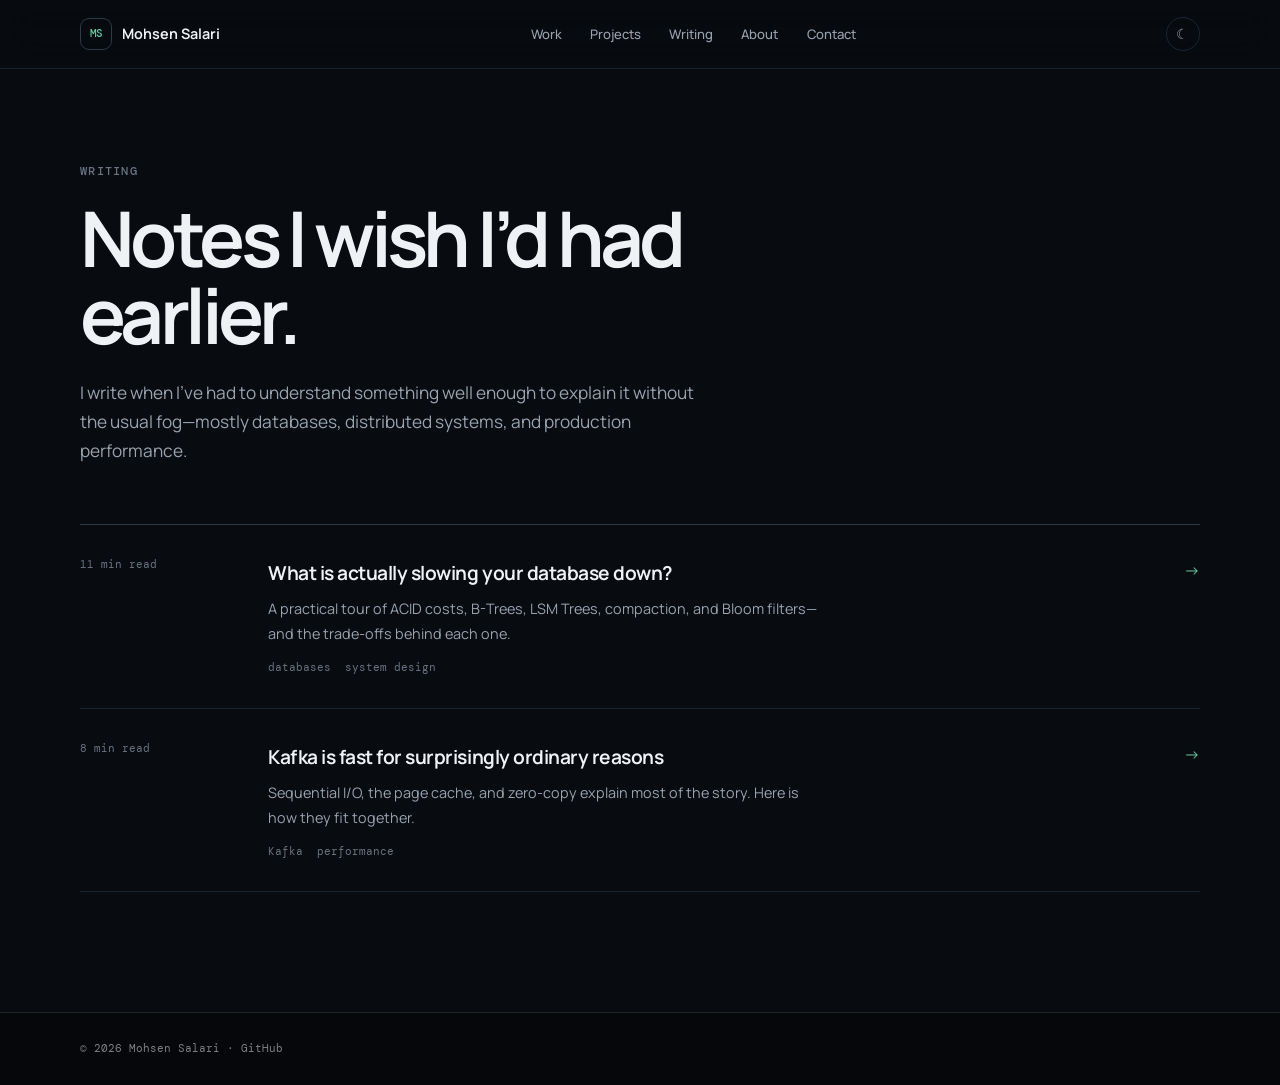
<file: blog/index.html>
<!DOCTYPE html>
<html lang="en" data-theme="dark">
<head>
<meta charset="UTF-8" />
<meta name="viewport" content="width=device-width, initial-scale=1.0" />
<title>Writing — Mohsen Salari</title>
<meta name="description" content="Notes on backend engineering, distributed systems, and putting AI into production — by Mohsen Salari." />
<meta name="author" content="Mohsen Salari" />
<meta name="theme-color" content="#0a0a0b" />
<link rel="canonical" href="https://mohsensalare.ir/blog/" />
<meta property="og:type" content="website" />
<meta property="og:site_name" content="Mohsen Salari" />
<meta property="og:url" content="https://mohsensalare.ir/blog/" />
<meta property="og:title" content="Writing — Mohsen Salari" />
<meta property="og:description" content="Notes on backend engineering, distributed systems, and putting AI into production." />
<meta property="og:image" content="https://mohsensalare.ir/assets/img/mohsen.jpg" />
<link rel="preconnect" href="https://fonts.googleapis.com" />
<link rel="preconnect" href="https://fonts.gstatic.com" crossorigin />
<link href="https://fonts.googleapis.com/css2?family=DM+Mono:wght@300;400;500&amp;family=Manrope:wght@400;500;600;700&amp;display=swap" rel="stylesheet" />
<link rel="icon" href="data:image/svg+xml,<svg xmlns='http://www.w3.org/2000/svg' viewBox='0 0 100 100'><rect width='100' height='100' rx='20' fill='%230a0a0b'/><text x='50' y='70' font-size='60' font-family='Helvetica,Arial' font-weight='500' fill='%23ededee' text-anchor='middle'>M</text></svg>" />
<link rel="stylesheet" href="../assets/css/style.css" />
</head>
<body>

<header class="nav">
  <div class="wrap nav-inner">
    <a href="../index.html" class="brand"><span class="sig">MS</span> Mohsen&nbsp;Salari</a>
    <nav class="nav-links" id="navlinks">
      <a href="../index.html#work">Work</a>
      <a href="../index.html#projects">Projects</a>
      <a href="index.html">Writing</a>
      <a href="../index.html#about">About</a>
      <a href="../index.html#contact">Contact</a>
    </nav>
    <div class="nav-actions">
      <button class="theme-toggle" id="themeBtn" aria-label="Toggle theme">☾</button>
      <button class="nav-toggle" id="navToggle" aria-label="Open menu" aria-expanded="false">Menu</button>
    </div>
  </div>
</header>

<div class="blog-index">
  <span class="eyebrow">Writing</span>
  <h1 class="section-title">Notes I wish I’d had earlier.</h1>
  <p class="lead">I write when I’ve had to understand something well enough to explain it without the usual fog—mostly databases, distributed systems, and production performance.</p>

  <div class="posts">
    <a class="post-row" href="why-your-database-is-choking.html">
      <span class="date">11 min read</span>
      <h3>What is actually slowing your database down?</h3>
      <span class="arrow">→</span>
      <p class="excerpt">A practical tour of ACID costs, B-Trees, LSM Trees, compaction, and Bloom filters—and the trade-offs behind each one.</p>
      <span class="ptags"><span>databases</span><span>system design</span></span>
    </a>
    <a class="post-row" href="why-kafka-is-fast.html">
      <span class="date">8 min read</span>
      <h3>Kafka is fast for surprisingly ordinary reasons</h3>
      <span class="arrow">→</span>
      <p class="excerpt">Sequential I/O, the page cache, and zero-copy explain most of the story. Here is how they fit together.</p>
      <span class="ptags"><span>Kafka</span><span>performance</span></span>
    </a>
  </div>
</div>

<footer class="foot">
  <div class="wrap">
    © 2026 Mohsen Salari · <a href="https://github.com/mohsensalare">GitHub</a>
  </div>
</footer>

<script src="../assets/js/main.js"></script>
</body>
</html>
</file>
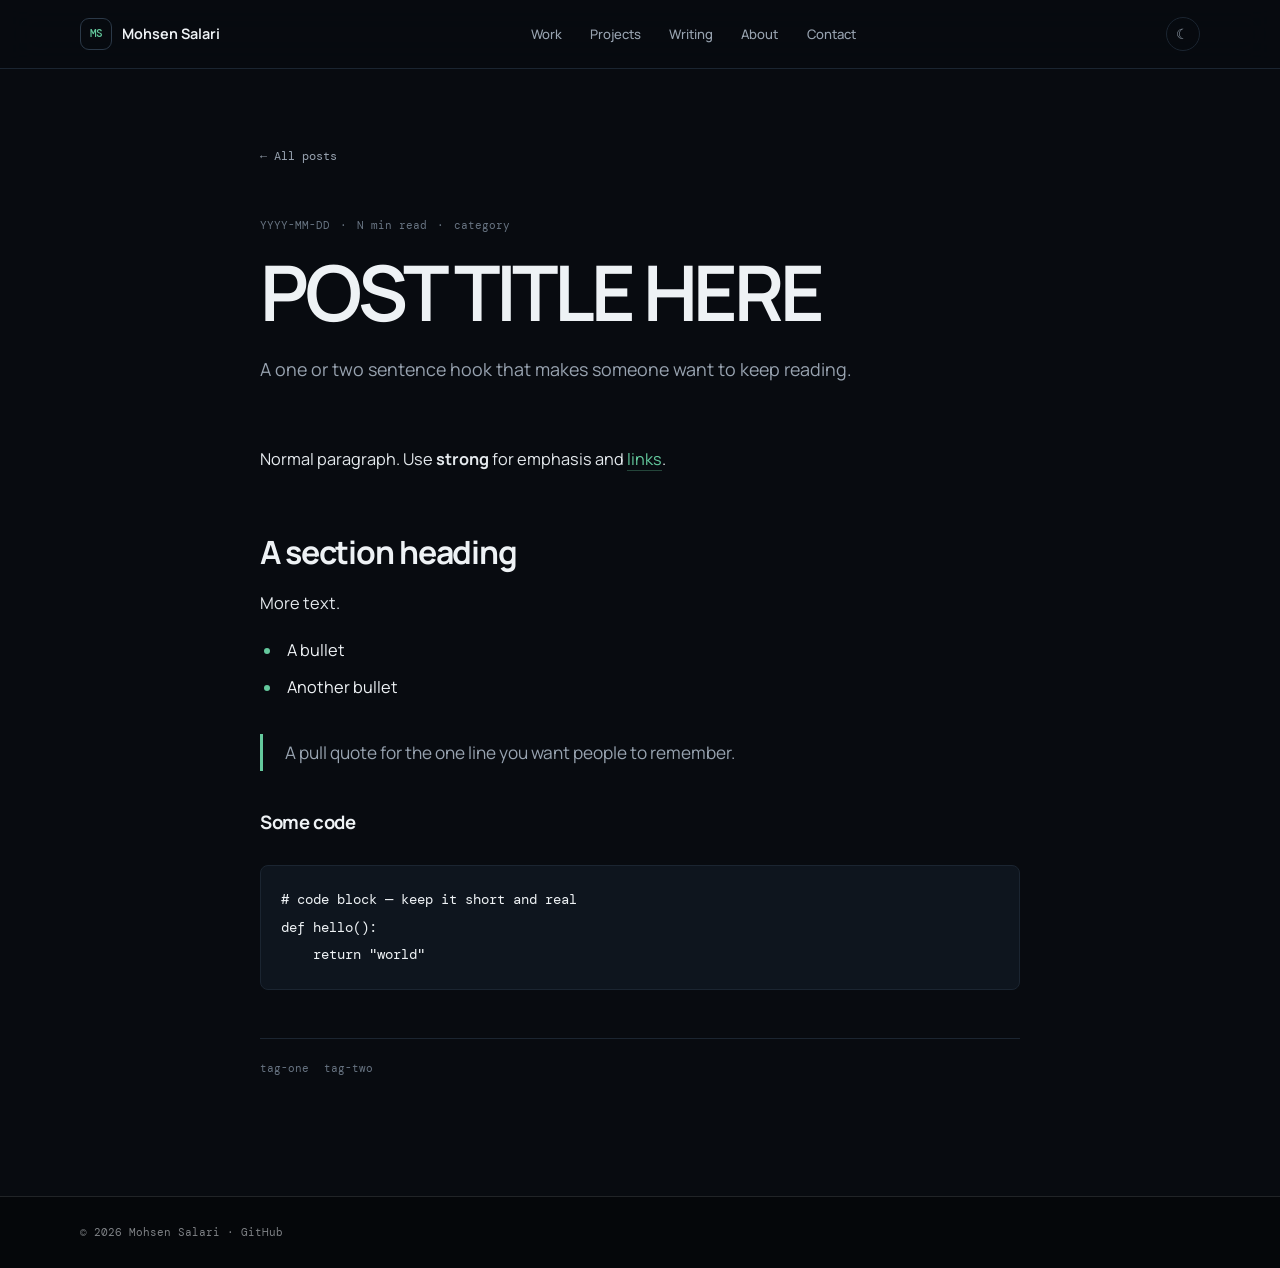
<file: blog/_post-template.html>
<!DOCTYPE html>
<html lang="en" data-theme="dark">
<head>
<meta charset="UTF-8" />
<meta name="viewport" content="width=device-width, initial-scale=1.0" />
<!-- 1) change the title and description -->
<title>POST TITLE HERE — Mohsen Salari</title>
<meta name="description" content="One-sentence summary of the post." />
<link rel="preconnect" href="https://fonts.googleapis.com" />
<link rel="preconnect" href="https://fonts.gstatic.com" crossorigin />
<link href="https://fonts.googleapis.com/css2?family=DM+Mono:wght@300;400;500&amp;family=Manrope:wght@400;500;600;700&amp;display=swap" rel="stylesheet" />
<link rel="icon" href="data:image/svg+xml,<svg xmlns='http://www.w3.org/2000/svg' viewBox='0 0 100 100'><rect width='100' height='100' rx='22' fill='%23124F44'/><text x='50' y='68' font-size='58' font-family='Georgia' fill='%233CB371' text-anchor='middle'>M</text></svg>" />
<link rel="stylesheet" href="../assets/css/style.css" />
</head>
<body>

<header class="nav">
  <div class="wrap nav-inner">
    <a href="../index.html" class="brand"><span class="sig">MS</span> Mohsen&nbsp;Salari</a>
    <nav class="nav-links" id="navlinks">
      <a href="../index.html#work">Work</a>
      <a href="../index.html#projects">Projects</a>
      <a href="index.html">Writing</a>
      <a href="../index.html#about">About</a>
      <a href="../index.html#contact">Contact</a>
    </nav>
    <div class="nav-actions">
      <button class="theme-toggle" id="themeBtn" aria-label="Toggle theme">☾</button>
      <button class="nav-toggle" id="navToggle" aria-label="Open menu" aria-expanded="false">Menu</button>
    </div>
  </div>
</header>

<article class="post">
  <a class="back" href="index.html">← All posts</a>

  <header class="post-head">
    <!-- 2) date · read time · category -->
    <div class="meta"><span>YYYY-MM-DD</span><span>·</span><span>N min read</span><span>·</span><span>category</span></div>
    <h1>POST TITLE HERE</h1>
    <p class="sub">A one or two sentence hook that makes someone want to keep reading.</p>
  </header>

  <div class="post-body">
    <!-- 3) write the body. Available elements: -->
    <p>Normal paragraph. Use <strong>strong</strong> for emphasis and <a href="#">links</a>.</p>

    <h2>A section heading</h2>
    <p>More text.</p>

    <ul>
      <li>A bullet</li>
      <li>Another bullet</li>
    </ul>

    <blockquote>A pull quote for the one line you want people to remember.</blockquote>

    <h3>Some code</h3>
    <pre><code># code block — keep it short and real
def hello():
    return "world"</code></pre>

    <!-- 4) tags -->
    <div class="post-tags"><span>tag-one</span><span>tag-two</span></div>
  </div>
</article>

<footer class="foot">
  <div class="wrap">
    © 2026 Mohsen Salari · <a href="https://github.com/mohsensalare">GitHub</a>
  </div>
</footer>

<script src="../assets/js/main.js"></script>
</body>
</html>
</file>
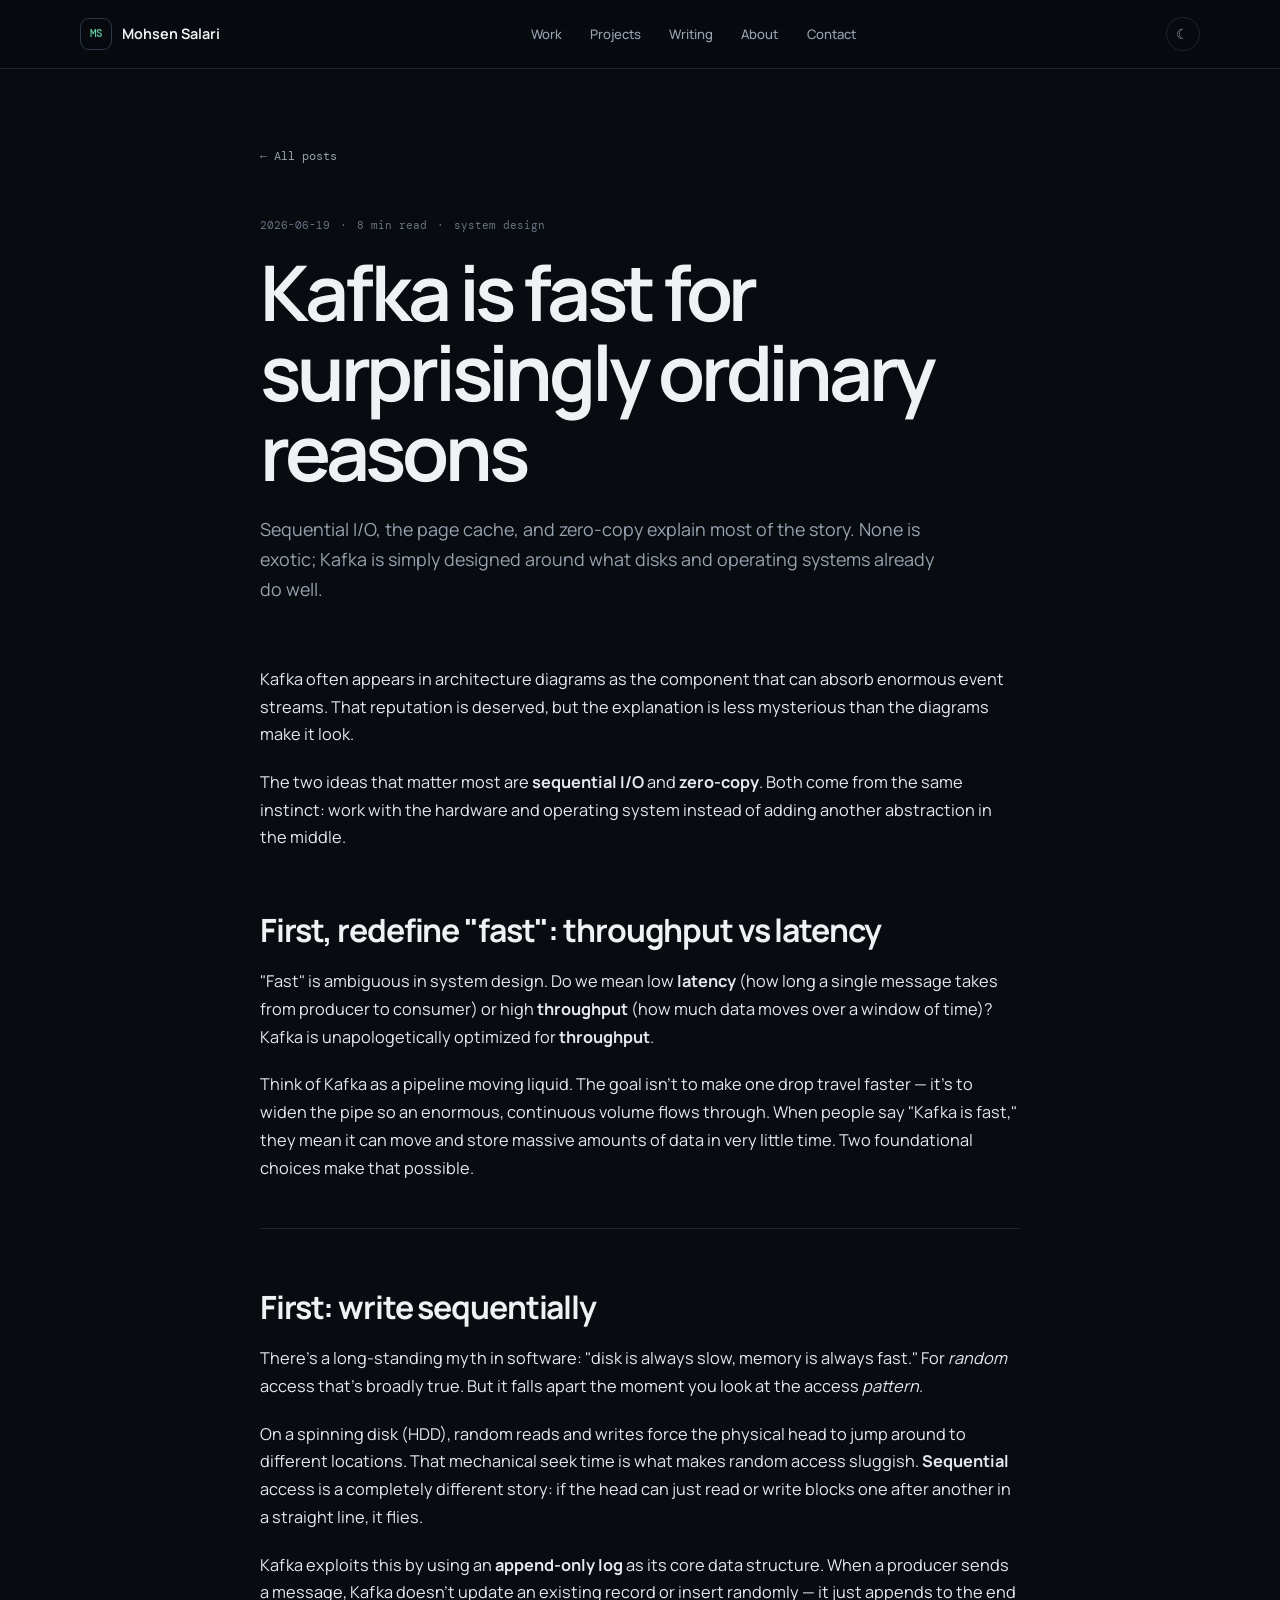
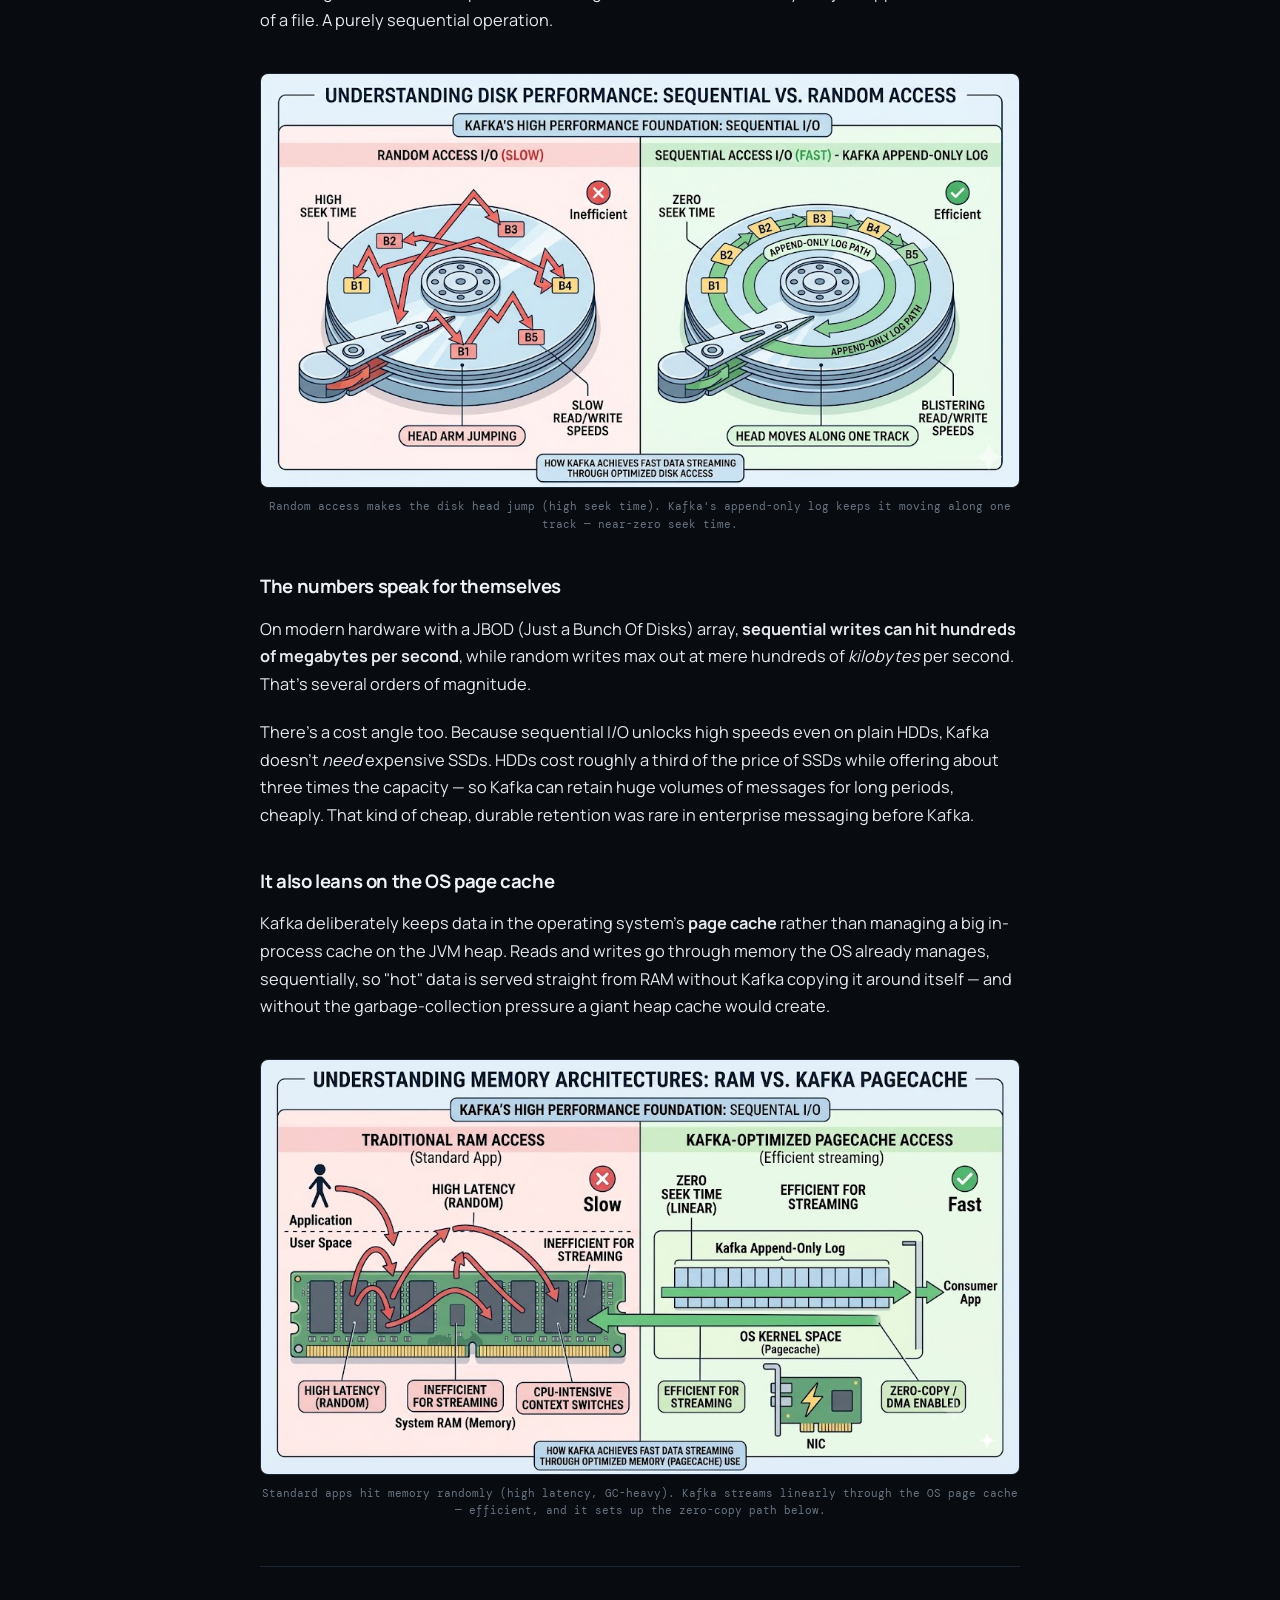
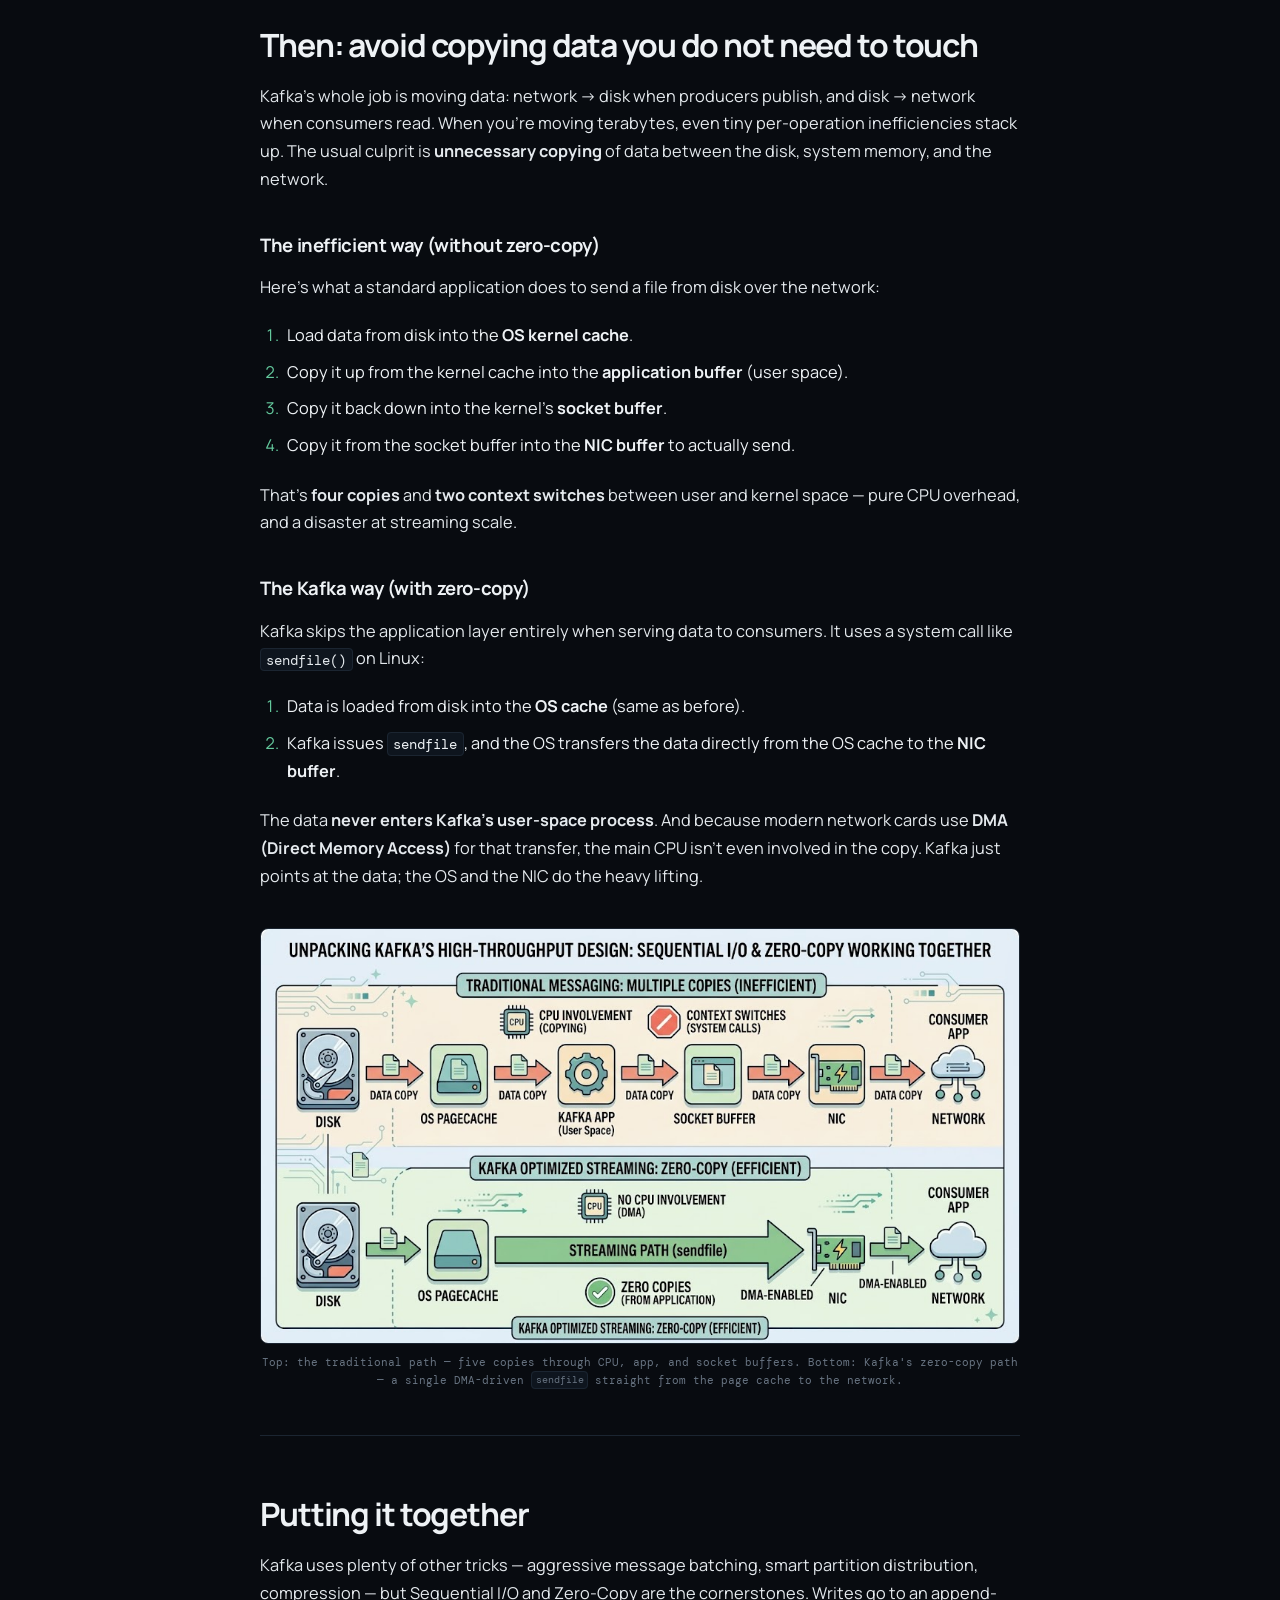
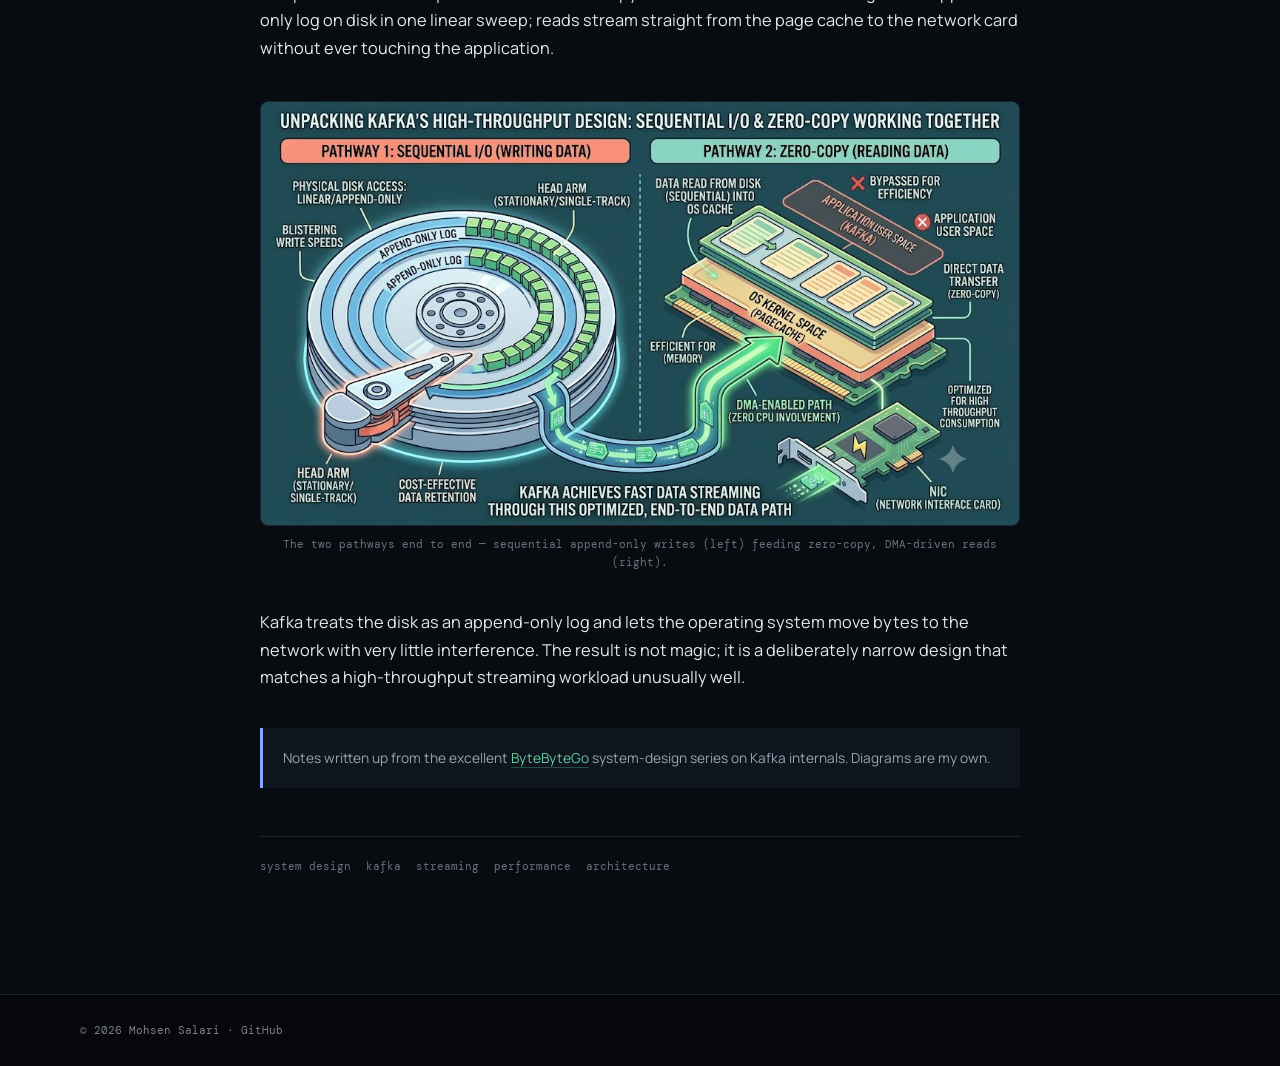
<file: blog/why-kafka-is-fast.html>
<!DOCTYPE html>
<html lang="en" data-theme="dark">
<head>
<meta charset="UTF-8" />
<meta name="viewport" content="width=device-width, initial-scale=1.0" />
<title>Kafka Is Fast for Surprisingly Ordinary Reasons — Mohsen Salari</title>
<meta name="description" content="The two design choices behind Kafka's throughput: Sequential I/O (the append-only log) and the Zero-Copy principle (sendfile + DMA)." />
<meta name="author" content="Mohsen Salari" />
<meta name="theme-color" content="#0a0a0b" />
<link rel="canonical" href="https://mohsensalare.ir/blog/why-kafka-is-fast.html" />

<meta property="og:type" content="article" />
<meta property="og:site_name" content="Mohsen Salari" />
<meta property="og:url" content="https://mohsensalare.ir/blog/why-kafka-is-fast.html" />
<meta property="og:title" content="Kafka Is Fast for Surprisingly Ordinary Reasons" />
<meta property="og:description" content="Sequential I/O and Zero-Copy — the two cornerstones of Kafka's performance, explained with diagrams." />
<meta property="og:image" content="https://mohsensalare.ir/assets/img/blog/kafka-combined.jpg" />
<meta property="article:published_time" content="2026-06-19" />
<meta property="article:author" content="Mohsen Salari" />

<meta name="twitter:card" content="summary_large_image" />
<meta name="twitter:title" content="Kafka Is Fast for Surprisingly Ordinary Reasons" />
<meta name="twitter:description" content="Sequential I/O and Zero-Copy — the two cornerstones of Kafka's performance, explained with diagrams." />
<meta name="twitter:image" content="https://mohsensalare.ir/assets/img/blog/kafka-combined.jpg" />

<link rel="preconnect" href="https://fonts.googleapis.com" />
<link rel="preconnect" href="https://fonts.gstatic.com" crossorigin />
<link href="https://fonts.googleapis.com/css2?family=DM+Mono:wght@300;400;500&amp;family=Manrope:wght@400;500;600;700&amp;display=swap" rel="stylesheet" />

<link rel="icon" href="data:image/svg+xml,<svg xmlns='http://www.w3.org/2000/svg' viewBox='0 0 100 100'><rect width='100' height='100' rx='20' fill='%230a0a0b'/><text x='50' y='70' font-size='60' font-family='Helvetica,Arial' font-weight='500' fill='%23ededee' text-anchor='middle'>M</text></svg>" />
<link rel="stylesheet" href="../assets/css/style.css" />

<script type="application/ld+json">
{
  "@context": "https://schema.org",
  "@type": "BlogPosting",
  "headline": "Kafka is fast for surprisingly ordinary reasons",
  "description": "Sequential I/O and Zero-Copy — the two cornerstones of Kafka's performance, explained with diagrams.",
  "image": "https://mohsensalare.ir/assets/img/blog/kafka-combined.jpg",
  "datePublished": "2026-06-19",
  "dateModified": "2026-06-19",
  "author": { "@type": "Person", "name": "Mohsen Salari", "url": "https://mohsensalare.ir/" },
  "publisher": { "@type": "Person", "name": "Mohsen Salari" },
  "mainEntityOfPage": "https://mohsensalare.ir/blog/why-kafka-is-fast.html",
  "keywords": "Apache Kafka, system design, streaming, performance, zero-copy, sequential I/O"
}
</script>
</head>
<body>

<header class="nav">
  <div class="wrap nav-inner">
    <a href="../index.html" class="brand"><span class="sig">MS</span> Mohsen Salari</a>
    <nav class="nav-links" id="navlinks">
      <a href="../index.html#work">Work</a>
      <a href="../index.html#projects">Projects</a>
      <a href="index.html">Writing</a>
      <a href="../index.html#about">About</a>
      <a href="../index.html#contact">Contact</a>
    </nav>
    <div class="nav-actions">
      <button class="theme-toggle" id="themeBtn" aria-label="Toggle theme">☾</button>
      <button class="nav-toggle" id="navToggle" aria-label="Open menu" aria-expanded="false">Menu</button>
    </div>
  </div>
</header>

<article class="post">
  <a class="back" href="index.html">← All posts</a>

  <header class="post-head">
    <div class="meta"><span>2026-06-19</span><span>·</span><span>8 min read</span><span>·</span><span>system design</span></div>
    <h1>Kafka is fast for surprisingly ordinary reasons</h1>
    <p class="sub">Sequential I/O, the page cache, and zero-copy explain most of the story. None is exotic; Kafka is simply designed around what disks and operating systems already do well.</p>
  </header>

  <div class="post-body">
    <p>Kafka often appears in architecture diagrams as the component that can absorb enormous event streams. That reputation is deserved, but the explanation is less mysterious than the diagrams make it look.</p>

    <p>The two ideas that matter most are <strong>sequential I/O</strong> and <strong>zero-copy</strong>. Both come from the same instinct: work with the hardware and operating system instead of adding another abstraction in the middle.</p>

    <h2>First, redefine "fast": throughput vs latency</h2>
    <p>"Fast" is ambiguous in system design. Do we mean low <strong>latency</strong> (how long a single message takes from producer to consumer) or high <strong>throughput</strong> (how much data moves over a window of time)? Kafka is unapologetically optimized for <strong>throughput</strong>.</p>
    <p>Think of Kafka as a pipeline moving liquid. The goal isn't to make one drop travel faster — it's to widen the pipe so an enormous, continuous volume flows through. When people say "Kafka is fast," they mean it can move and store massive amounts of data in very little time. Two foundational choices make that possible.</p>

    <hr />

    <h2>First: write sequentially</h2>
    <p>There's a long-standing myth in software: "disk is always slow, memory is always fast." For <em>random</em> access that's broadly true. But it falls apart the moment you look at the access <em>pattern</em>.</p>
    <p>On a spinning disk (HDD), random reads and writes force the physical head to jump around to different locations. That mechanical seek time is what makes random access sluggish. <strong>Sequential</strong> access is a completely different story: if the head can just read or write blocks one after another in a straight line, it flies.</p>
    <p>Kafka exploits this by using an <strong>append-only log</strong> as its core data structure. When a producer sends a message, Kafka doesn't update an existing record or insert randomly — it just appends to the end of a file. A purely sequential operation.</p>

    <figure>
      <img src="../assets/img/blog/kafka-seq-vs-random.jpg" alt="Random access (head jumping, slow) versus sequential append-only access (one track, fast)" />
      <figcaption>Random access makes the disk head jump (high seek time). Kafka's append-only log keeps it moving along one track — near-zero seek time.</figcaption>
    </figure>

    <h3>The numbers speak for themselves</h3>
    <p>On modern hardware with a JBOD (Just a Bunch Of Disks) array, <strong>sequential writes can hit hundreds of megabytes per second</strong>, while random writes max out at mere hundreds of <em>kilobytes</em> per second. That's several orders of magnitude.</p>
    <p>There's a cost angle too. Because sequential I/O unlocks high speeds even on plain HDDs, Kafka doesn't <em>need</em> expensive SSDs. HDDs cost roughly a third of the price of SSDs while offering about three times the capacity — so Kafka can retain huge volumes of messages for long periods, cheaply. That kind of cheap, durable retention was rare in enterprise messaging before Kafka.</p>

    <h3>It also leans on the OS page cache</h3>
    <p>Kafka deliberately keeps data in the operating system's <strong>page cache</strong> rather than managing a big in-process cache on the JVM heap. Reads and writes go through memory the OS already manages, sequentially, so "hot" data is served straight from RAM without Kafka copying it around itself — and without the garbage-collection pressure a giant heap cache would create.</p>

    <figure>
      <img src="../assets/img/blog/kafka-pagecache.jpg" alt="Traditional random RAM access versus Kafka's linear page-cache access" />
      <figcaption>Standard apps hit memory randomly (high latency, GC-heavy). Kafka streams linearly through the OS page cache — efficient, and it sets up the zero-copy path below.</figcaption>
    </figure>

    <hr />

    <h2>Then: avoid copying data you do not need to touch</h2>
    <p>Kafka's whole job is moving data: network → disk when producers publish, and disk → network when consumers read. When you're moving terabytes, even tiny per-operation inefficiencies stack up. The usual culprit is <strong>unnecessary copying</strong> of data between the disk, system memory, and the network.</p>

    <h3>The inefficient way (without zero-copy)</h3>
    <p>Here's what a standard application does to send a file from disk over the network:</p>
    <ol>
      <li>Load data from disk into the <strong>OS kernel cache</strong>.</li>
      <li>Copy it up from the kernel cache into the <strong>application buffer</strong> (user space).</li>
      <li>Copy it back down into the kernel's <strong>socket buffer</strong>.</li>
      <li>Copy it from the socket buffer into the <strong>NIC buffer</strong> to actually send.</li>
    </ol>
    <p>That's <strong>four copies</strong> and <strong>two context switches</strong> between user and kernel space — pure CPU overhead, and a disaster at streaming scale.</p>

    <h3>The Kafka way (with zero-copy)</h3>
    <p>Kafka skips the application layer entirely when serving data to consumers. It uses a system call like <code>sendfile()</code> on Linux:</p>
    <ol>
      <li>Data is loaded from disk into the <strong>OS cache</strong> (same as before).</li>
      <li>Kafka issues <code>sendfile</code>, and the OS transfers the data directly from the OS cache to the <strong>NIC buffer</strong>.</li>
    </ol>
    <p>The data <strong>never enters Kafka's user-space process</strong>. And because modern network cards use <strong>DMA (Direct Memory Access)</strong> for that transfer, the main CPU isn't even involved in the copy. Kafka just points at the data; the OS and the NIC do the heavy lifting.</p>

    <figure>
      <img src="../assets/img/blog/kafka-zero-copy.jpg" alt="Traditional path with four data copies versus Kafka's single zero-copy sendfile path" />
      <figcaption>Top: the traditional path — five copies through CPU, app, and socket buffers. Bottom: Kafka's zero-copy path — a single DMA-driven <code>sendfile</code> straight from the page cache to the network.</figcaption>
    </figure>

    <hr />

    <h2>Putting it together</h2>
    <p>Kafka uses plenty of other tricks — aggressive message batching, smart partition distribution, compression — but Sequential I/O and Zero-Copy are the cornerstones. Writes go to an append-only log on disk in one linear sweep; reads stream straight from the page cache to the network card without ever touching the application.</p>

    <figure>
      <img src="../assets/img/blog/kafka-combined.jpg" alt="End-to-end Kafka data path: sequential append-only writes and zero-copy reads working together" />
      <figcaption>The two pathways end to end — sequential append-only writes (left) feeding zero-copy, DMA-driven reads (right).</figcaption>
    </figure>

    <p>Kafka treats the disk as an append-only log and lets the operating system move bytes to the network with very little interference. The result is not magic; it is a deliberately narrow design that matches a high-throughput streaming workload unusually well.</p>

    <div class="post-source">
      Notes written up from the excellent <a href="https://www.youtube.com/@ByteByteGo" target="_blank" rel="noopener">ByteByteGo</a> system-design series on Kafka internals. Diagrams are my own.
    </div>

    <div class="post-tags"><span>system design</span><span>kafka</span><span>streaming</span><span>performance</span><span>architecture</span></div>
  </div>
</article>

<footer class="foot">
  <div class="wrap">
    © 2026 Mohsen Salari · <a href="https://github.com/mohsensalare">GitHub</a>
  </div>
</footer>

<script src="../assets/js/main.js"></script>
</body>
</html>
</file>
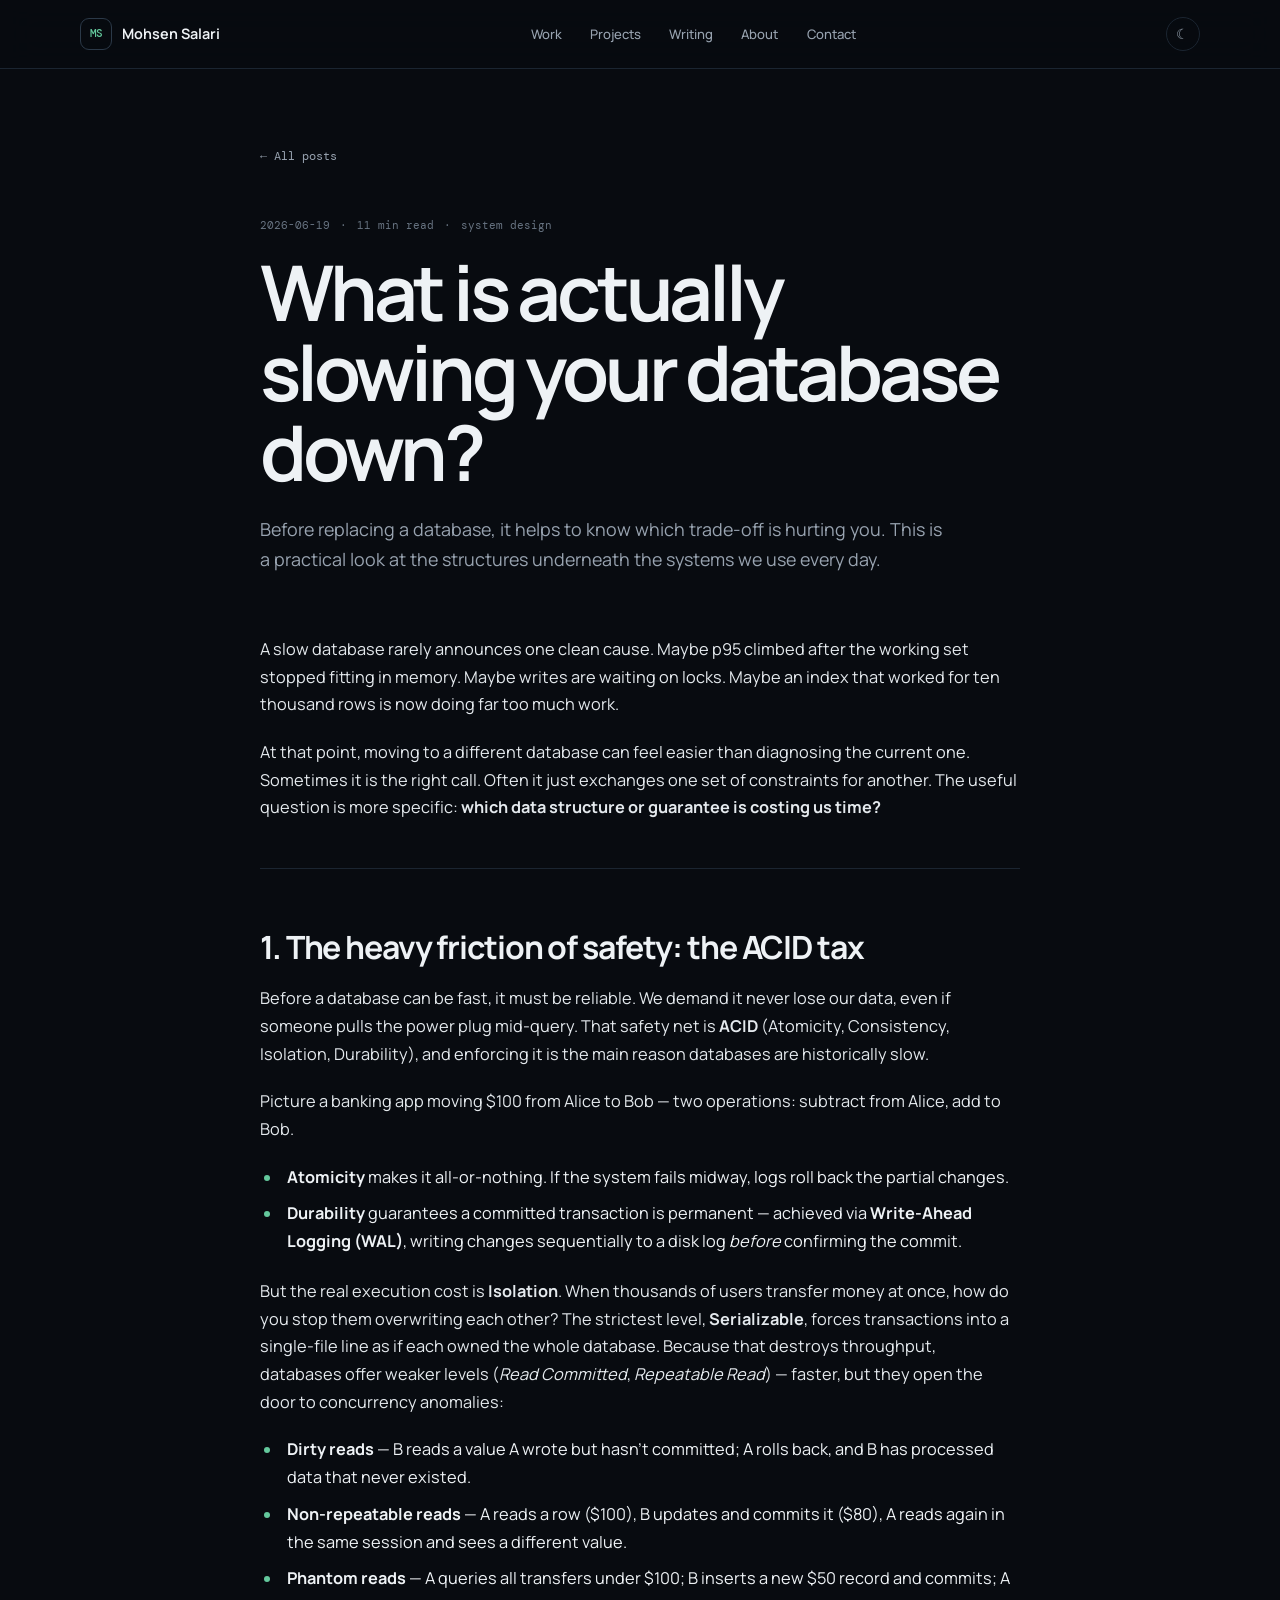
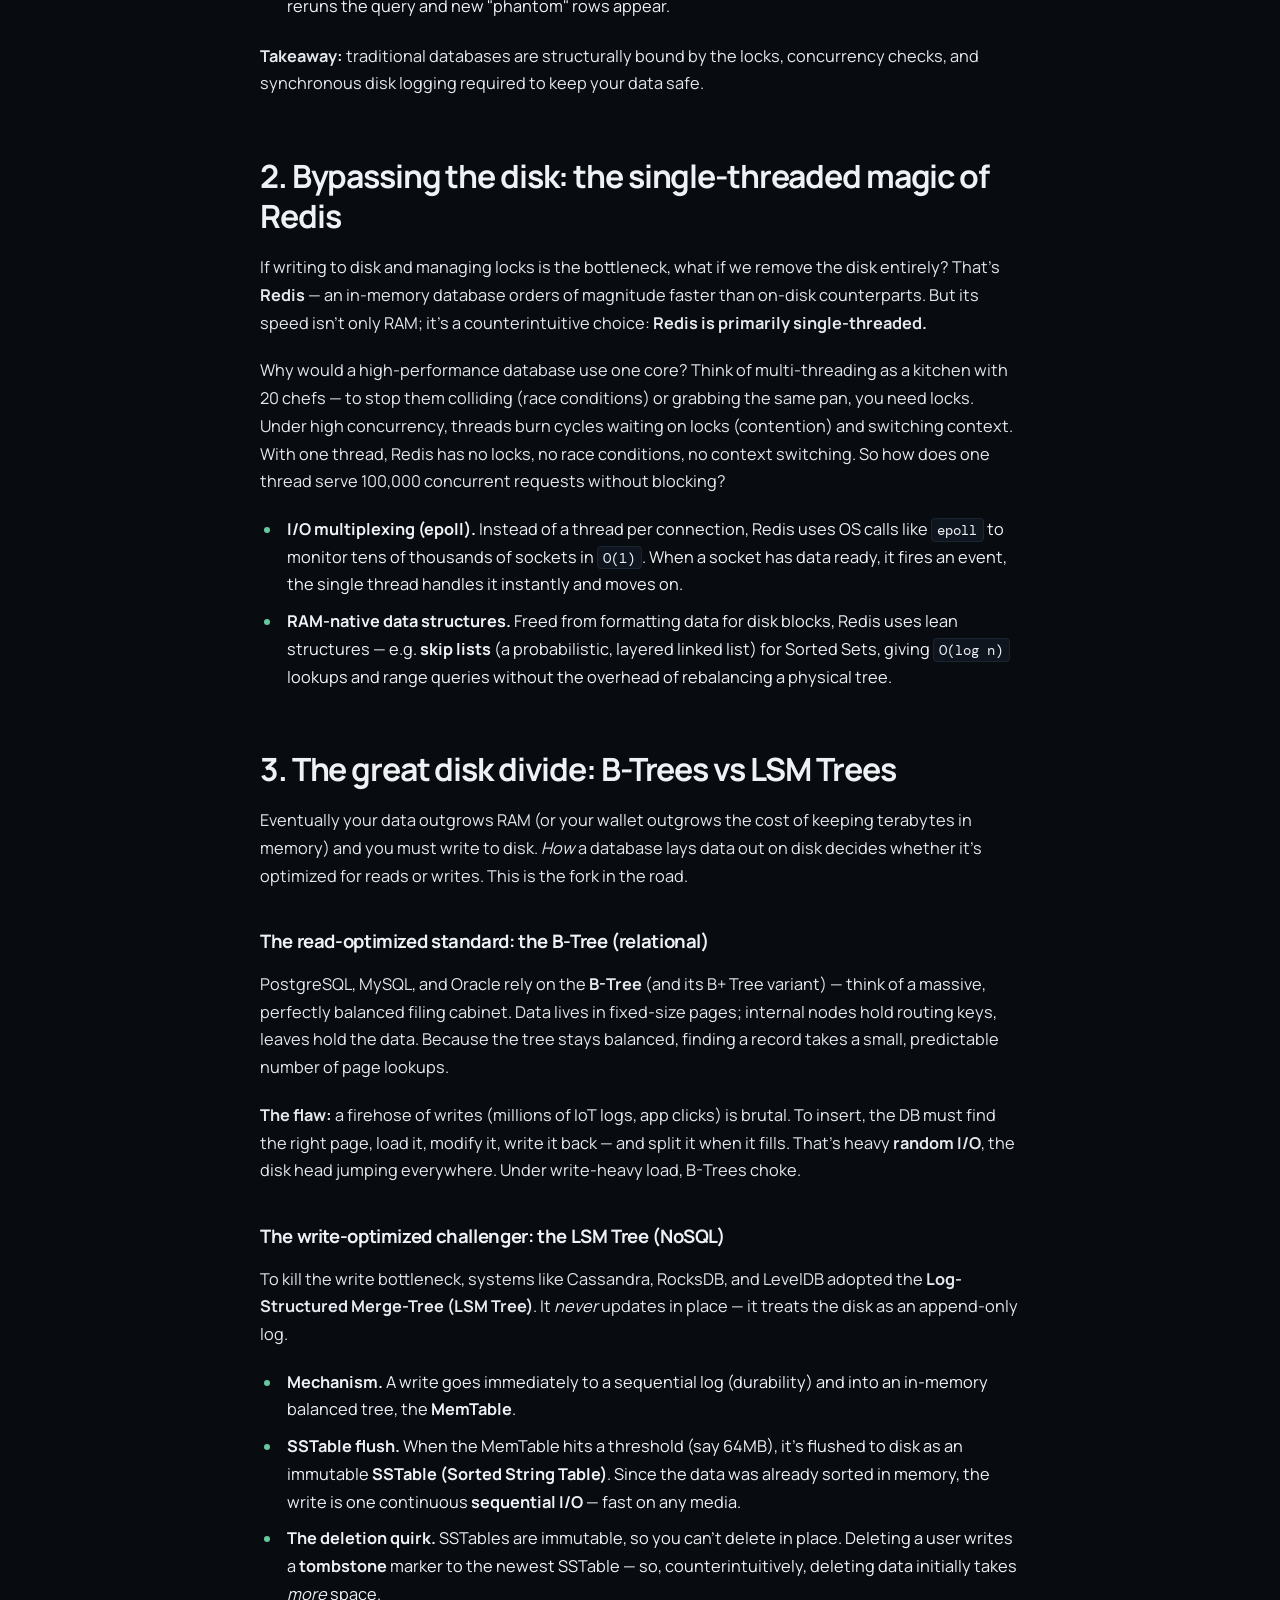
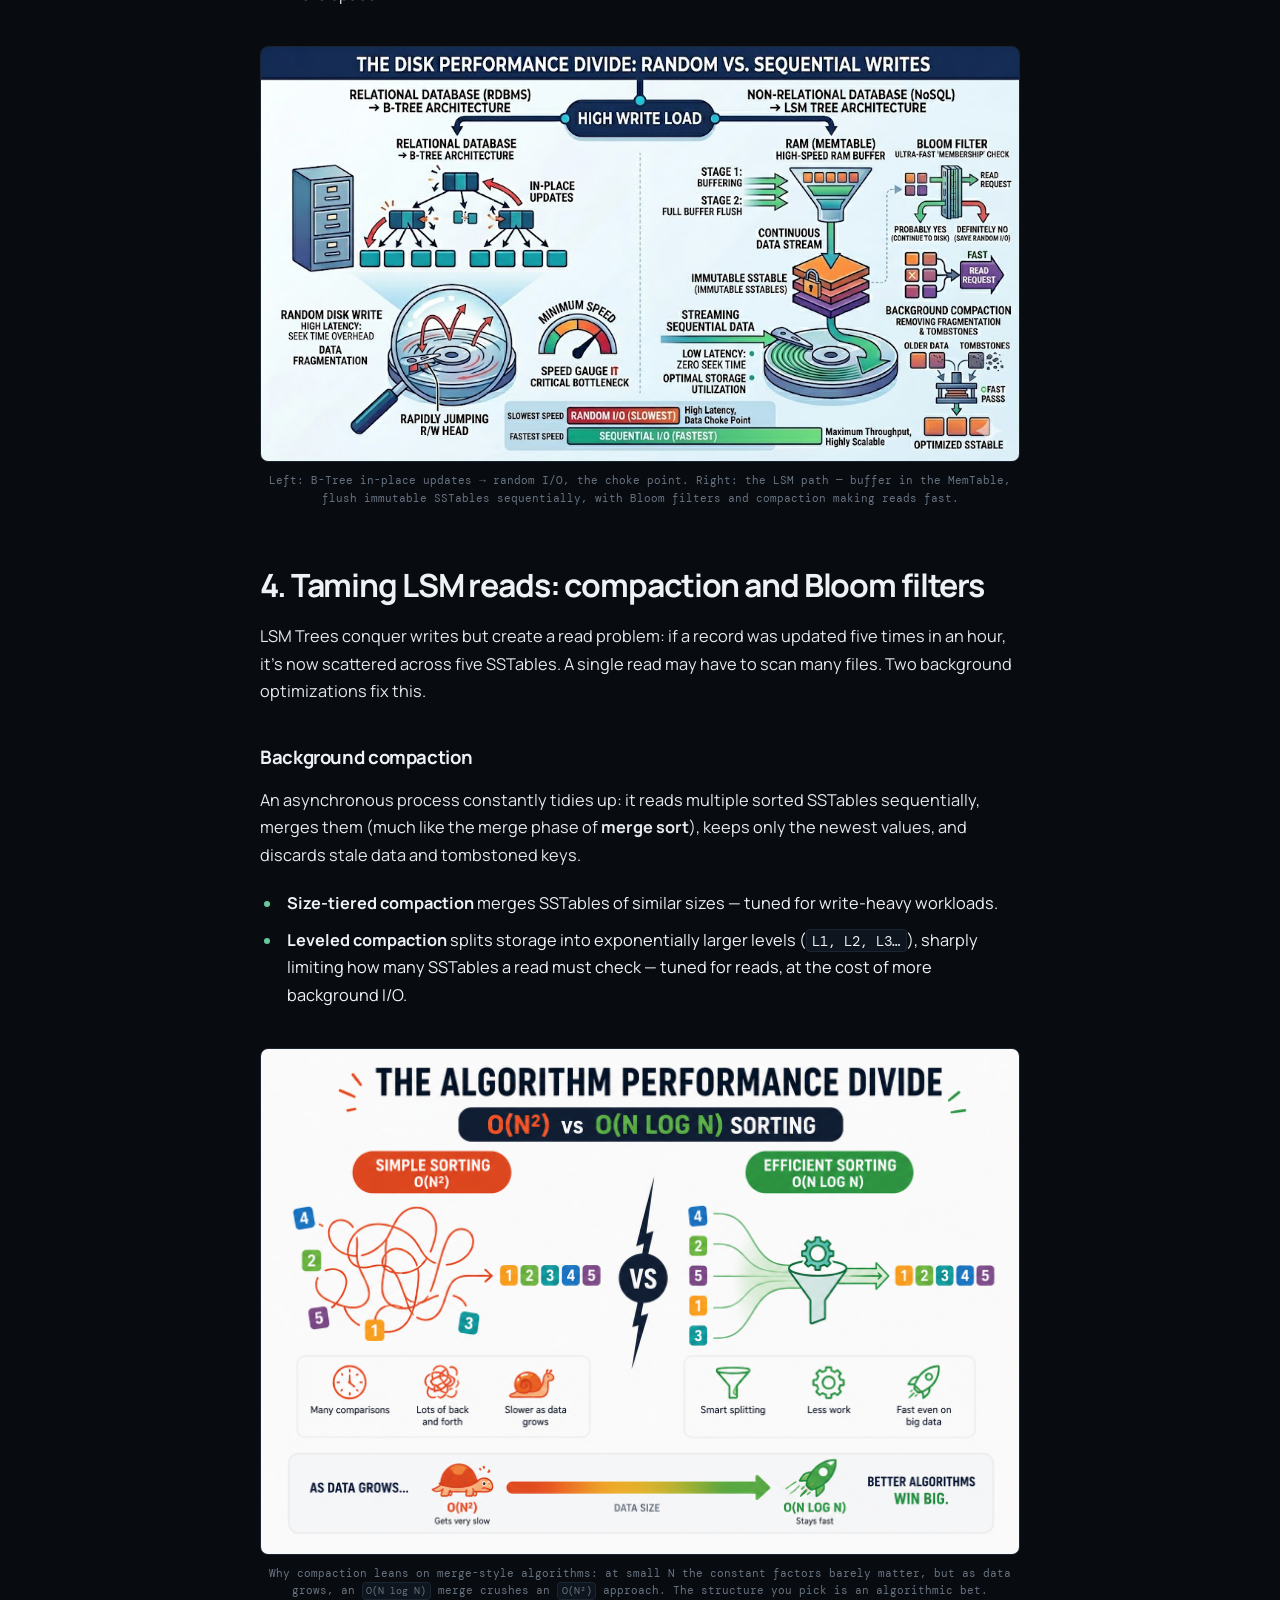
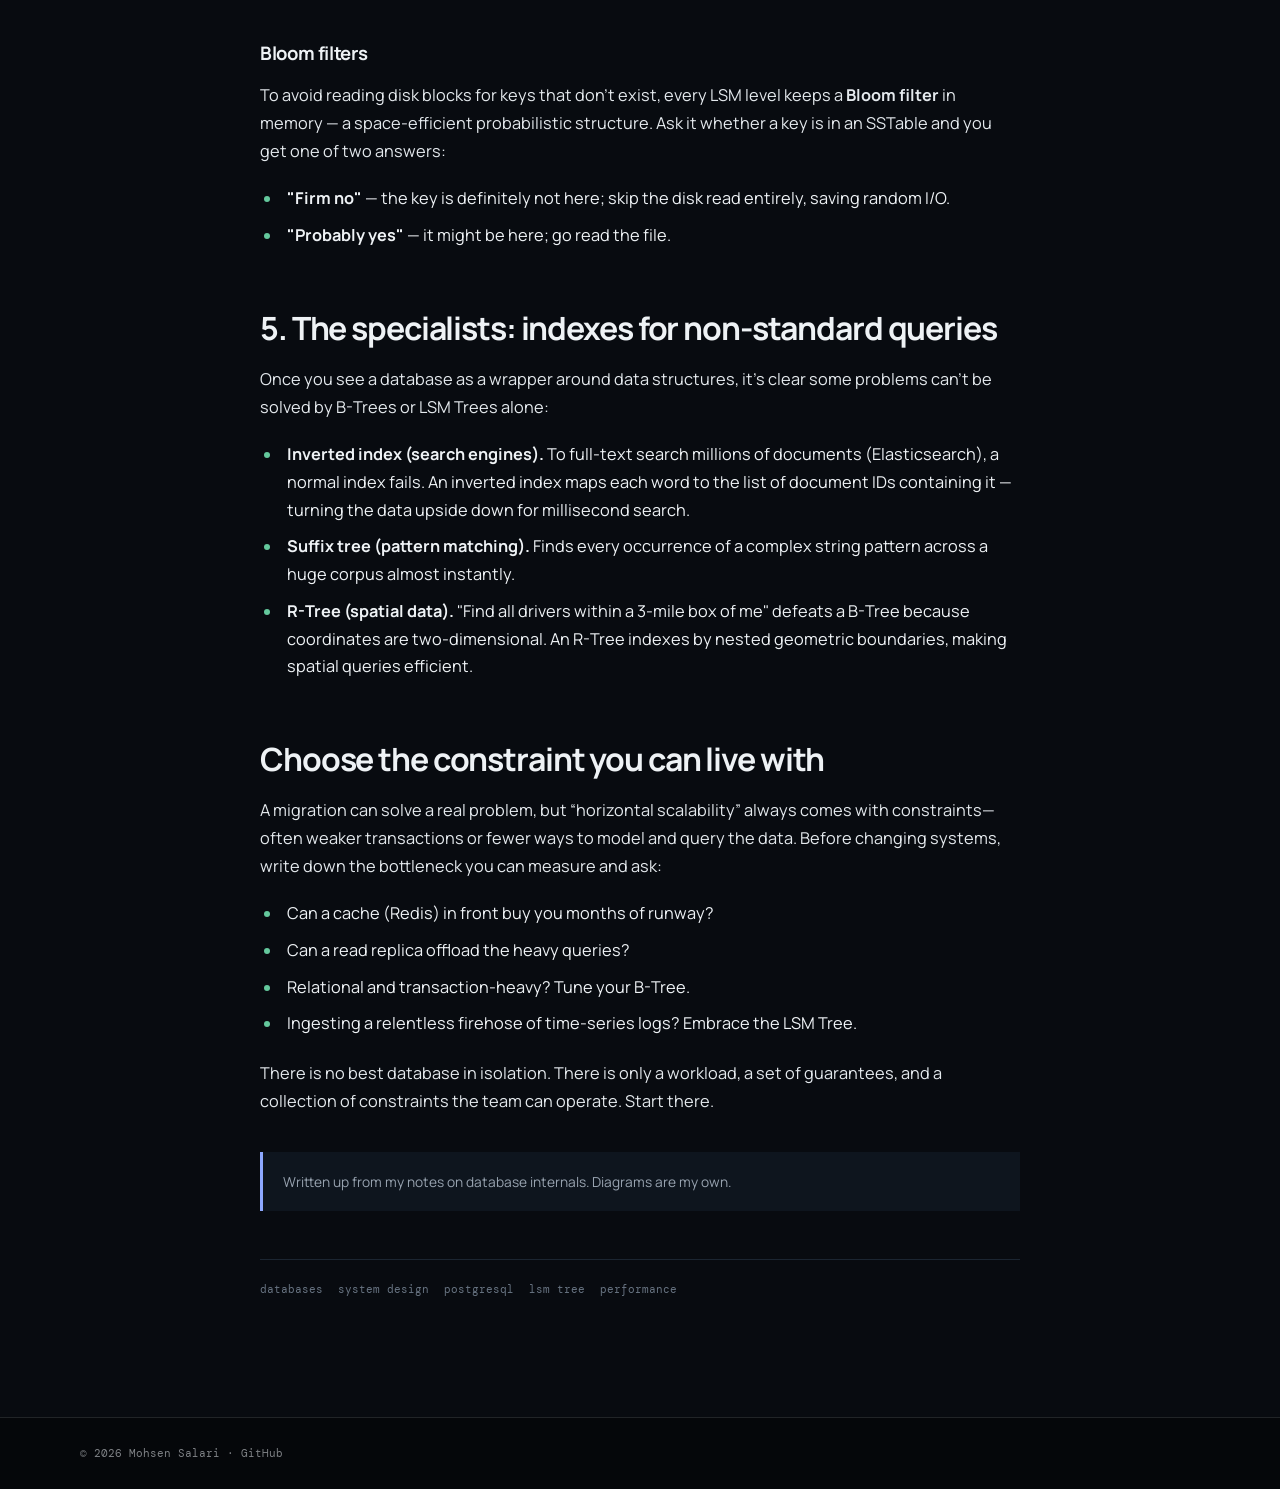
<file: blog/why-your-database-is-choking.html>
<!DOCTYPE html>
<html lang="en" data-theme="dark">
<head>
<meta charset="UTF-8" />
<meta name="viewport" content="width=device-width, initial-scale=1.0" />
<title>What Is Actually Slowing Your Database Down? — Mohsen Salari</title>
<meta name="description" content="A tour of database internals — the ACID tax, Redis's single-threaded design, B-Trees vs LSM Trees, compaction and Bloom filters, and specialized indexes — so you can fix a bottleneck instead of moving it." />
<meta name="author" content="Mohsen Salari" />
<meta name="theme-color" content="#0a0a0b" />
<link rel="canonical" href="https://mohsensalare.ir/blog/why-your-database-is-choking.html" />

<meta property="og:type" content="article" />
<meta property="og:site_name" content="Mohsen Salari" />
<meta property="og:url" content="https://mohsensalare.ir/blog/why-your-database-is-choking.html" />
<meta property="og:title" content="What Is Actually Slowing Your Database Down?" />
<meta property="og:description" content="ACID, Redis internals, B-Trees vs LSM Trees, compaction, Bloom filters, and specialized indexes — the trade-offs behind database performance." />
<meta property="og:image" content="https://mohsensalare.ir/assets/img/blog/db-btree-vs-lsm.jpg" />
<meta property="article:published_time" content="2026-06-19" />
<meta property="article:author" content="Mohsen Salari" />

<meta name="twitter:card" content="summary_large_image" />
<meta name="twitter:title" content="What Is Actually Slowing Your Database Down?" />
<meta name="twitter:description" content="ACID, Redis internals, B-Trees vs LSM Trees, compaction, Bloom filters, and specialized indexes — the trade-offs behind database performance." />
<meta name="twitter:image" content="https://mohsensalare.ir/assets/img/blog/db-btree-vs-lsm.jpg" />

<link rel="preconnect" href="https://fonts.googleapis.com" />
<link rel="preconnect" href="https://fonts.gstatic.com" crossorigin />
<link href="https://fonts.googleapis.com/css2?family=DM+Mono:wght@300;400;500&amp;family=Manrope:wght@400;500;600;700&amp;display=swap" rel="stylesheet" />

<link rel="icon" href="data:image/svg+xml,<svg xmlns='http://www.w3.org/2000/svg' viewBox='0 0 100 100'><rect width='100' height='100' rx='20' fill='%230a0a0b'/><text x='50' y='70' font-size='60' font-family='Helvetica,Arial' font-weight='500' fill='%23ededee' text-anchor='middle'>M</text></svg>" />
<link rel="stylesheet" href="../assets/css/style.css" />

<script type="application/ld+json">
{
  "@context": "https://schema.org",
  "@type": "BlogPosting",
  "headline": "What is actually slowing your database down?",
  "description": "ACID, Redis internals, B-Trees vs LSM Trees, compaction, Bloom filters, and specialized indexes — the trade-offs behind database performance.",
  "image": "https://mohsensalare.ir/assets/img/blog/db-btree-vs-lsm.jpg",
  "datePublished": "2026-06-19",
  "dateModified": "2026-06-19",
  "author": { "@type": "Person", "name": "Mohsen Salari", "url": "https://mohsensalare.ir/" },
  "publisher": { "@type": "Person", "name": "Mohsen Salari" },
  "mainEntityOfPage": "https://mohsensalare.ir/blog/why-your-database-is-choking.html",
  "keywords": "databases, system design, B-tree, LSM tree, PostgreSQL, Redis, performance"
}
</script>
</head>
<body>

<header class="nav">
  <div class="wrap nav-inner">
    <a href="../index.html" class="brand"><span class="sig">MS</span> Mohsen Salari</a>
    <nav class="nav-links" id="navlinks">
      <a href="../index.html#work">Work</a>
      <a href="../index.html#projects">Projects</a>
      <a href="index.html">Writing</a>
      <a href="../index.html#about">About</a>
      <a href="../index.html#contact">Contact</a>
    </nav>
    <div class="nav-actions">
      <button class="theme-toggle" id="themeBtn" aria-label="Toggle theme">☾</button>
      <button class="nav-toggle" id="navToggle" aria-label="Open menu" aria-expanded="false">Menu</button>
    </div>
  </div>
</header>

<article class="post">
  <a class="back" href="index.html">← All posts</a>

  <header class="post-head">
    <div class="meta"><span>2026-06-19</span><span>·</span><span>11 min read</span><span>·</span><span>system design</span></div>
    <h1>What is actually slowing your database down?</h1>
    <p class="sub">Before replacing a database, it helps to know which trade-off is hurting you. This is a practical look at the structures underneath the systems we use every day.</p>
  </header>

  <div class="post-body">
    <p>A slow database rarely announces one clean cause. Maybe p95 climbed after the working set stopped fitting in memory. Maybe writes are waiting on locks. Maybe an index that worked for ten thousand rows is now doing far too much work.</p>

    <p>At that point, moving to a different database can feel easier than diagnosing the current one. Sometimes it is the right call. Often it just exchanges one set of constraints for another. The useful question is more specific: <strong>which data structure or guarantee is costing us time?</strong></p>

    <hr />

    <h2>1. The heavy friction of safety: the ACID tax</h2>
    <p>Before a database can be fast, it must be reliable. We demand it never lose our data, even if someone pulls the power plug mid-query. That safety net is <strong>ACID</strong> (Atomicity, Consistency, Isolation, Durability), and enforcing it is the main reason databases are historically slow.</p>
    <p>Picture a banking app moving $100 from Alice to Bob — two operations: subtract from Alice, add to Bob.</p>
    <ul>
      <li><strong>Atomicity</strong> makes it all-or-nothing. If the system fails midway, logs roll back the partial changes.</li>
      <li><strong>Durability</strong> guarantees a committed transaction is permanent — achieved via <strong>Write-Ahead Logging (WAL)</strong>, writing changes sequentially to a disk log <em>before</em> confirming the commit.</li>
    </ul>
    <p>But the real execution cost is <strong>Isolation</strong>. When thousands of users transfer money at once, how do you stop them overwriting each other? The strictest level, <strong>Serializable</strong>, forces transactions into a single-file line as if each owned the whole database. Because that destroys throughput, databases offer weaker levels (<em>Read Committed</em>, <em>Repeatable Read</em>) — faster, but they open the door to concurrency anomalies:</p>
    <ul>
      <li><strong>Dirty reads</strong> — B reads a value A wrote but hasn't committed; A rolls back, and B has processed data that never existed.</li>
      <li><strong>Non-repeatable reads</strong> — A reads a row ($100), B updates and commits it ($80), A reads again in the same session and sees a different value.</li>
      <li><strong>Phantom reads</strong> — A queries all transfers under $100; B inserts a new $50 record and commits; A reruns the query and new "phantom" rows appear.</li>
    </ul>
    <p><strong>Takeaway:</strong> traditional databases are structurally bound by the locks, concurrency checks, and synchronous disk logging required to keep your data safe.</p>

    <h2>2. Bypassing the disk: the single-threaded magic of Redis</h2>
    <p>If writing to disk and managing locks is the bottleneck, what if we remove the disk entirely? That's <strong>Redis</strong> — an in-memory database orders of magnitude faster than on-disk counterparts. But its speed isn't only RAM; it's a counterintuitive choice: <strong>Redis is primarily single-threaded.</strong></p>
    <p>Why would a high-performance database use one core? Think of multi-threading as a kitchen with 20 chefs — to stop them colliding (race conditions) or grabbing the same pan, you need locks. Under high concurrency, threads burn cycles waiting on locks (contention) and switching context. With one thread, Redis has no locks, no race conditions, no context switching. So how does one thread serve 100,000 concurrent requests without blocking?</p>
    <ul>
      <li><strong>I/O multiplexing (epoll).</strong> Instead of a thread per connection, Redis uses OS calls like <code>epoll</code> to monitor tens of thousands of sockets in <code>O(1)</code>. When a socket has data ready, it fires an event, the single thread handles it instantly and moves on.</li>
      <li><strong>RAM-native data structures.</strong> Freed from formatting data for disk blocks, Redis uses lean structures — e.g. <strong>skip lists</strong> (a probabilistic, layered linked list) for Sorted Sets, giving <code>O(log n)</code> lookups and range queries without the overhead of rebalancing a physical tree.</li>
    </ul>

    <h2>3. The great disk divide: B-Trees vs LSM Trees</h2>
    <p>Eventually your data outgrows RAM (or your wallet outgrows the cost of keeping terabytes in memory) and you must write to disk. <em>How</em> a database lays data out on disk decides whether it's optimized for reads or writes. This is the fork in the road.</p>

    <h3>The read-optimized standard: the B-Tree (relational)</h3>
    <p>PostgreSQL, MySQL, and Oracle rely on the <strong>B-Tree</strong> (and its B+ Tree variant) — think of a massive, perfectly balanced filing cabinet. Data lives in fixed-size pages; internal nodes hold routing keys, leaves hold the data. Because the tree stays balanced, finding a record takes a small, predictable number of page lookups.</p>
    <p><strong>The flaw:</strong> a firehose of writes (millions of IoT logs, app clicks) is brutal. To insert, the DB must find the right page, load it, modify it, write it back — and split it when it fills. That's heavy <strong>random I/O</strong>, the disk head jumping everywhere. Under write-heavy load, B-Trees choke.</p>

    <h3>The write-optimized challenger: the LSM Tree (NoSQL)</h3>
    <p>To kill the write bottleneck, systems like Cassandra, RocksDB, and LevelDB adopted the <strong>Log-Structured Merge-Tree (LSM Tree)</strong>. It <em>never</em> updates in place — it treats the disk as an append-only log.</p>
    <ul>
      <li><strong>Mechanism.</strong> A write goes immediately to a sequential log (durability) and into an in-memory balanced tree, the <strong>MemTable</strong>.</li>
      <li><strong>SSTable flush.</strong> When the MemTable hits a threshold (say 64MB), it's flushed to disk as an immutable <strong>SSTable (Sorted String Table)</strong>. Since the data was already sorted in memory, the write is one continuous <strong>sequential I/O</strong> — fast on any media.</li>
      <li><strong>The deletion quirk.</strong> SSTables are immutable, so you can't delete in place. Deleting a user writes a <strong>tombstone</strong> marker to the newest SSTable — so, counterintuitively, deleting data initially takes <em>more</em> space.</li>
    </ul>

    <figure>
      <img src="../assets/img/blog/db-btree-vs-lsm.jpg" alt="B-Tree in-place random writes (slow) versus LSM Tree MemTable, immutable SSTables and sequential writes (fast)" />
      <figcaption>Left: B-Tree in-place updates → random I/O, the choke point. Right: the LSM path — buffer in the MemTable, flush immutable SSTables sequentially, with Bloom filters and compaction making reads fast.</figcaption>
    </figure>

    <h2>4. Taming LSM reads: compaction and Bloom filters</h2>
    <p>LSM Trees conquer writes but create a read problem: if a record was updated five times in an hour, it's now scattered across five SSTables. A single read may have to scan many files. Two background optimizations fix this.</p>

    <h3>Background compaction</h3>
    <p>An asynchronous process constantly tidies up: it reads multiple sorted SSTables sequentially, merges them (much like the merge phase of <strong>merge sort</strong>), keeps only the newest values, and discards stale data and tombstoned keys.</p>
    <ul>
      <li><strong>Size-tiered compaction</strong> merges SSTables of similar sizes — tuned for write-heavy workloads.</li>
      <li><strong>Leveled compaction</strong> splits storage into exponentially larger levels (<code>L1, L2, L3…</code>), sharply limiting how many SSTables a read must check — tuned for reads, at the cost of more background I/O.</li>
    </ul>

    <figure>
      <img src="../assets/img/blog/db-algorithm-complexity.png" alt="O(N squared) simple sorting versus O(N log N) efficient sorting — as data grows, better algorithms win" />
      <figcaption>Why compaction leans on merge-style algorithms: at small N the constant factors barely matter, but as data grows, an <code>O(N log N)</code> merge crushes an <code>O(N²)</code> approach. The structure you pick is an algorithmic bet.</figcaption>
    </figure>

    <h3>Bloom filters</h3>
    <p>To avoid reading disk blocks for keys that don't exist, every LSM level keeps a <strong>Bloom filter</strong> in memory — a space-efficient probabilistic structure. Ask it whether a key is in an SSTable and you get one of two answers:</p>
    <ul>
      <li><strong>"Firm no"</strong> — the key is definitely not here; skip the disk read entirely, saving random I/O.</li>
      <li><strong>"Probably yes"</strong> — it might be here; go read the file.</li>
    </ul>

    <h2>5. The specialists: indexes for non-standard queries</h2>
    <p>Once you see a database as a wrapper around data structures, it's clear some problems can't be solved by B-Trees or LSM Trees alone:</p>
    <ul>
      <li><strong>Inverted index (search engines).</strong> To full-text search millions of documents (Elasticsearch), a normal index fails. An inverted index maps each word to the list of document IDs containing it — turning the data upside down for millisecond search.</li>
      <li><strong>Suffix tree (pattern matching).</strong> Finds every occurrence of a complex string pattern across a huge corpus almost instantly.</li>
      <li><strong>R-Tree (spatial data).</strong> "Find all drivers within a 3-mile box of me" defeats a B-Tree because coordinates are two-dimensional. An R-Tree indexes by nested geometric boundaries, making spatial queries efficient.</li>
    </ul>

    <h2>Choose the constraint you can live with</h2>
    <p>A migration can solve a real problem, but “horizontal scalability” always comes with constraints—often weaker transactions or fewer ways to model and query the data. Before changing systems, write down the bottleneck you can measure and ask:</p>
    <ul>
      <li>Can a cache (Redis) in front buy you months of runway?</li>
      <li>Can a read replica offload the heavy queries?</li>
      <li>Relational and transaction-heavy? Tune your B-Tree.</li>
      <li>Ingesting a relentless firehose of time-series logs? Embrace the LSM Tree.</li>
    </ul>
    <p>There is no best database in isolation. There is only a workload, a set of guarantees, and a collection of constraints the team can operate. Start there.</p>

    <div class="post-source">
      Written up from my notes on database internals. Diagrams are my own.
    </div>

    <div class="post-tags"><span>databases</span><span>system design</span><span>postgresql</span><span>lsm tree</span><span>performance</span></div>
  </div>
</article>

<footer class="foot">
  <div class="wrap">
    © 2026 Mohsen Salari · <a href="https://github.com/mohsensalare">GitHub</a>
  </div>
</footer>

<script src="../assets/js/main.js"></script>
</body>
</html>
</file>
<file: assets/css/style.css>
/* Mohsen Salari — portfolio and engineering notes */
:root {
  --display: "Manrope", "Segoe UI", sans-serif;
  --body: "Manrope", "Segoe UI", sans-serif;
  --mono: "DM Mono", "SFMono-Regular", Consolas, monospace;

  --bg: #f4f7fb;
  --surface: #ffffff;
  --surface-2: #eaf0f8;
  --ink: #111b2e;
  --muted: #5c687a;
  --quiet: #7c8798;
  --line: #d9e1ec;
  --line-strong: #b9c5d5;
  --accent: #3659c9;
  --accent-2: #177f78;
  --accent-soft: #e8edff;
  --contact-bg: #111b2e;
  --contact-text: #f4f7fb;
  --shadow: 0 24px 80px rgba(22, 40, 72, 0.10);
  --maxw: 1120px;
  --ease: cubic-bezier(0.22, 0.61, 0.36, 1);
}

[data-theme="dark"] {
  --bg: #080b10;
  --surface: #0c1118;
  --surface-2: #0e151e;
  --ink: #eef2f5;
  --muted: #98a3b0;
  --quiet: #687482;
  --line: #1b2531;
  --line-strong: #2b3948;
  --accent: #64c99d;
  --accent-2: #8da8ff;
  --accent-soft: #10271f;
  --contact-bg: #05070a;
  --contact-text: #eef2f5;
  --shadow: 0 24px 80px rgba(0, 0, 0, 0.42);
}

*, *::before, *::after { box-sizing: border-box; margin: 0; padding: 0; }
html { scroll-behavior: smooth; -webkit-text-size-adjust: 100%; overflow-x: hidden; }
body {
  min-width: 320px;
  background: var(--bg);
  color: var(--ink);
  font-family: var(--body);
  font-size: 16px;
  line-height: 1.7;
  overflow-x: hidden;
  -webkit-font-smoothing: antialiased;
  text-rendering: optimizeLegibility;
  transition: background 0.3s var(--ease), color 0.3s var(--ease);
}
a { color: inherit; text-decoration: none; }
img { display: block; max-width: 100%; }
button, input, textarea, select { font: inherit; }
::selection { background: var(--accent); color: var(--surface); }
:focus-visible { outline: 3px solid color-mix(in srgb, var(--accent) 65%, transparent); outline-offset: 4px; border-radius: 3px; }

.wrap { width: min(calc(100% - 48px), var(--maxw)); margin: 0 auto; }
section { padding: 100px 0; scroll-margin-top: 68px; }
section + section { border-top: 1px solid var(--line); }
.tinted { background: var(--surface-2); }

.eyebrow {
  display: flex;
  align-items: center;
  gap: 0.65rem;
  color: var(--quiet);
  font: 500 0.72rem/1.3 var(--mono);
  letter-spacing: 0.11em;
  text-transform: uppercase;
}
.status-dot { width: 7px; height: 7px; border-radius: 50%; background: var(--accent-2); box-shadow: 0 0 0 4px color-mix(in srgb, var(--accent-2) 14%, transparent); }
.section-head { display: grid; grid-template-columns: 220px minmax(0, 720px); gap: 32px; align-items: start; margin-bottom: 54px; }
.section-head h2,
.contact h2 {
  max-width: 22ch;
  font: 600 clamp(2rem, 4.4vw, 3.65rem)/1.08 var(--display);
  letter-spacing: -0.045em;
}

/* navigation */
.nav {
  position: sticky;
  top: 0;
  z-index: 50;
  background: color-mix(in srgb, var(--bg) 86%, transparent);
  border-bottom: 1px solid var(--line);
  backdrop-filter: blur(18px) saturate(1.25);
}
.nav-inner { height: 68px; display: flex; align-items: center; justify-content: space-between; }
.brand { display: flex; align-items: center; gap: 0.65rem; font-size: 0.9rem; font-weight: 650; }
.sig {
  display: grid;
  place-items: center;
  width: 32px;
  height: 32px;
  border: 1px solid var(--line-strong);
  border-radius: 9px;
  color: var(--accent);
  font: 500 0.66rem/1 var(--mono);
  letter-spacing: -0.05em;
}
.nav-links { display: flex; align-items: center; gap: clamp(1rem, 2.2vw, 2rem); }
.nav-links a { color: var(--muted); font-size: 0.82rem; font-weight: 500; transition: color 0.2s var(--ease); }
.nav-links a:hover { color: var(--ink); }
.nav-actions { display: flex; align-items: center; gap: 0.8rem; }
.theme-toggle, .nav-toggle { background: transparent; border: 0; color: var(--muted); cursor: pointer; }
.theme-toggle { width: 34px; height: 34px; border: 1px solid var(--line); border-radius: 50%; font-size: 0.9rem; }
.nav-toggle { display: none; font-size: 0.78rem; font-family: var(--mono); }

/* hero */
.hero { padding: 88px 0 82px; border-top: 0; }
.hero-layout { display: grid; grid-template-columns: minmax(0, 1.5fr) minmax(250px, 0.65fr); gap: 72px; align-items: center; }
.hero h1 {
  max-width: 16ch;
  margin-top: 28px;
  font: 650 clamp(2.8rem, 4.8vw, 4.45rem)/1.04 var(--display);
  letter-spacing: -0.05em;
}
.hero h1 em { color: var(--accent); font-style: normal; }
.hero .lead { max-width: 62ch; margin-top: 30px; color: var(--muted); font-size: clamp(1.03rem, 1.8vw, 1.24rem); line-height: 1.65; }
.hero-cta { display: flex; align-items: center; flex-wrap: wrap; gap: 1.3rem; margin-top: 34px; }
.availability { margin-top: 24px; color: var(--quiet); font: 400 0.73rem/1.6 var(--mono); }
.hero-aside { border-left: 1px solid var(--line-strong); padding-left: 24px; }
.portrait { width: 100%; aspect-ratio: 1 / 1.08; overflow: hidden; border-radius: 4px 42px 4px 4px; box-shadow: var(--shadow); }
.portrait img { width: 100%; height: 100%; object-fit: cover; object-position: 50% 32%; filter: saturate(0.82) contrast(1.02); }
.hero-aside p { margin-top: 22px; color: var(--muted); font-size: 0.91rem; line-height: 1.65; }
.hero-aside > a { display: inline-block; margin-top: 18px; color: var(--accent); font: 400 0.74rem/1.4 var(--mono); }

.btn { display: inline-flex; align-items: center; justify-content: center; min-height: 46px; padding: 0.7rem 1.15rem; border: 1px solid transparent; border-radius: 8px; font-size: 0.86rem; font-weight: 650; transition: transform 0.2s var(--ease), background 0.2s var(--ease), border-color 0.2s var(--ease); }
.btn:hover { transform: translateY(-2px); }
.btn-primary { background: var(--ink); color: var(--bg); }
.btn-primary:hover { background: var(--accent); color: #fff; }
.btn-ghost { border-color: var(--line-strong); color: var(--ink); }
.btn-ghost:hover { border-color: var(--accent); color: var(--accent); }
.text-link { color: var(--muted); font-size: 0.86rem; font-weight: 600; }
.text-link span { color: var(--accent); }
.text-link:hover { color: var(--accent); }

/* signature production trace */
.trace { position: relative; display: grid; grid-template-columns: repeat(3, 1fr); gap: 0; margin-top: 76px; }
.trace-line { position: absolute; top: 0; left: 0; right: 0; height: 1px; background: var(--line-strong); }
.trace-line span { position: absolute; top: -4px; width: 9px; height: 9px; border: 2px solid var(--bg); border-radius: 50%; background: var(--accent); }
.trace-line span:nth-child(1) { left: 0; }
.trace-line span:nth-child(2) { left: 33.333%; }
.trace-line span:nth-child(3) { left: 66.666%; }
.trace article { padding: 28px 38px 0 0; }
.trace article + article { padding-left: 38px; border-left: 1px solid var(--line); }
.trace-label { color: var(--quiet); font: 500 0.68rem/1 var(--mono); letter-spacing: 0.08em; text-transform: uppercase; }
.trace strong { display: block; margin-top: 10px; font-size: clamp(1.2rem, 2vw, 1.55rem); letter-spacing: -0.03em; }
.trace p { max-width: 29ch; margin-top: 7px; color: var(--muted); font-size: 0.82rem; line-height: 1.55; }

/* experience */
.timeline { border-top: 1px solid var(--line-strong); }
.tl-item { display: grid; grid-template-columns: 220px 1fr; gap: 32px; padding: 46px 0; border-bottom: 1px solid var(--line); }
.tl-when { display: flex; flex-direction: column; gap: 7px; color: var(--quiet); font: 400 0.72rem/1.4 var(--mono); }
.tl-when span:first-child { color: var(--ink); }
.tl-heading { display: flex; justify-content: space-between; gap: 24px; align-items: baseline; }
.tl-heading h3 { font-size: 1.35rem; font-weight: 650; letter-spacing: -0.025em; }
.tl-heading h3 a:hover { color: var(--accent); }
.tl-heading > p { color: var(--muted); font-size: 0.86rem; }
.tl-intro { max-width: 66ch; margin-top: 13px; color: var(--muted); }
.outcomes { display: grid; gap: 9px; max-width: 76ch; margin-top: 20px; list-style: none; }
.outcomes li { position: relative; padding-left: 22px; color: var(--ink); font-size: 0.94rem; }
.outcomes li::before { content: "→"; position: absolute; left: 0; color: var(--accent); font-family: var(--mono); }
.metric { color: var(--ink); font-weight: 700; }
.award-meta .metric { color: inherit; }
.tech-line { margin-top: 20px; color: var(--quiet); font: 400 0.72rem/1.65 var(--mono); }
.tech-line span { color: var(--accent-2); }

/* projects */
.project-list { border-top: 1px solid var(--line-strong); }
.project { display: grid; grid-template-columns: 64px 1fr auto; gap: 28px; align-items: start; padding: 42px 0; border-bottom: 1px solid var(--line-strong); }
.project-index { color: var(--quiet); font: 400 0.72rem/1.6 var(--mono); }
.project-kicker { color: var(--accent-2); font: 500 0.68rem/1.4 var(--mono); letter-spacing: 0.08em; text-transform: uppercase; }
.project h3 { margin-top: 6px; font-size: clamp(1.6rem, 3vw, 2.35rem); font-weight: 650; letter-spacing: -0.04em; }
.project > div:nth-child(2) > p:not(.project-kicker):not(.tech-line) { max-width: 65ch; margin-top: 12px; color: var(--muted); }
.project-action { margin-top: 27px; color: var(--accent); font: 500 0.74rem/1.4 var(--mono); white-space: nowrap; }
.project-action:hover { text-decoration: underline; text-underline-offset: 4px; }

/* writing */
.posts { border-top: 1px solid var(--line-strong); }
.post-row { display: grid; grid-template-columns: 160px 1fr auto; gap: 8px 28px; padding: 32px 0; border-bottom: 1px solid var(--line); }
.post-row .date { grid-column: 1; grid-row: 1; color: var(--quiet); font: 400 0.7rem/1.4 var(--mono); }
.post-row h3 { grid-column: 2; grid-row: 1; font-size: 1.2rem; font-weight: 650; letter-spacing: -0.025em; }
.post-row .arrow { grid-column: 3; grid-row: 1; color: var(--accent); transition: transform 0.2s var(--ease); }
.post-row .excerpt { grid-column: 2; grid-row: 2; max-width: 62ch; color: var(--muted); font-size: 0.9rem; }
.post-row .ptags { grid-column: 2; grid-row: 3; display: flex; gap: 14px; margin-top: 6px; color: var(--quiet); font: 400 0.68rem/1.4 var(--mono); }
.post-row:hover h3 { color: var(--accent); }
.post-row:hover .arrow { transform: translate(3px, -3px); }
.more-link { display: inline-flex; margin-top: 28px; color: var(--accent); font: 500 0.76rem/1.5 var(--mono); }

/* about */
.about-layout { display: grid; grid-template-columns: 1.05fr 0.95fr; gap: 42px 88px; }
.about .section-head { display: block; margin-bottom: 0; }
.about .section-head h2 { margin-top: 18px; }
.about-copy { max-width: 62ch; }
.about-copy p { color: var(--muted); font-size: 1.01rem; }
.about-copy p + p { margin-top: 18px; }
.toolbox { grid-column: 1 / -1; display: grid; grid-template-columns: repeat(2, 1fr); border-top: 1px solid var(--line-strong); }
.toolbox > div { display: grid; grid-template-columns: 120px 1fr; gap: 20px; padding: 18px 22px 18px 0; border-bottom: 1px solid var(--line); }
.toolbox > div:nth-child(odd) { border-right: 1px solid var(--line); }
.toolbox > div:nth-child(even) { padding-left: 22px; }
.toolbox span { color: var(--accent-2); font: 500 0.69rem/1.65 var(--mono); text-transform: uppercase; letter-spacing: 0.06em; }
.toolbox p { color: var(--muted); font-size: 0.86rem; }
/* recognition */
.recognition { background: var(--surface); }
.award-grid { display: grid; grid-template-columns: minmax(0, 1.4fr) minmax(270px, 0.6fr); gap: 70px; padding-top: 34px; border-top: 1px solid var(--line-strong); }
.award-meta { color: var(--accent); font: 500 0.7rem/1.5 var(--mono); letter-spacing: 0.06em; text-transform: uppercase; }
.award-copy h3 { max-width: 27ch; margin-top: 11px; font-size: clamp(1.45rem, 2.6vw, 2.15rem); line-height: 1.2; letter-spacing: -0.035em; }
.award-copy > p:not(.award-meta) { max-width: 67ch; margin-top: 16px; color: var(--muted); }
.award-facts { border-top: 1px solid var(--line); }
.award-facts > div { display: grid; grid-template-columns: 92px 1fr; gap: 16px; padding: 14px 0; border-bottom: 1px solid var(--line); }
.award-facts dt { color: var(--quiet); font: 400 0.68rem/1.55 var(--mono); text-transform: uppercase; }
.award-facts dd { color: var(--ink); font-size: 0.83rem; }
.gallery { display: grid; grid-template-columns: repeat(4, 1fr); gap: 10px; margin-top: 42px; }
.gallery .shot { min-width: 0; padding: 0; border: 0; background: transparent; cursor: zoom-in; overflow: hidden; border-radius: 8px; }
.gallery .shot-wide { grid-column: span 2; }
.gallery .shot img { width: 100%; height: 190px; object-fit: cover; border: 1px solid var(--line); border-radius: 8px; filter: saturate(0.82) contrast(1.02); transition: filter 0.3s var(--ease), transform 0.3s var(--ease); }
.gallery .shot:hover img { filter: none; transform: scale(1.015); }
.lightbox { position: fixed; inset: 0; z-index: 100; display: none; align-items: center; justify-content: center; padding: 5vh 5vw; background: rgba(0, 0, 0, 0.92); cursor: zoom-out; }
.lightbox.open { display: flex; }
.lightbox img { max-width: 100%; max-height: 90vh; border: 1px solid var(--line-strong); border-radius: 8px; }

/* contact and footer */
.contact { background: var(--contact-bg); color: var(--contact-text); }
.contact .eyebrow { color: color-mix(in srgb, var(--contact-text) 58%, transparent); }
.contact-layout { display: grid; grid-template-columns: 1fr 1fr; gap: 88px; align-items: end; }
.contact-layout > div:nth-child(2) > p { max-width: 54ch; color: color-mix(in srgb, var(--contact-text) 70%, transparent); }
.contact-links { display: flex; flex-wrap: wrap; gap: 10px; margin-top: 26px; }
.contact .btn-primary { background: var(--contact-text); color: var(--contact-bg); }
.contact .btn-ghost { color: var(--contact-text); border-color: color-mix(in srgb, var(--contact-text) 28%, transparent); }
.foot { padding: 28px 0; background: var(--contact-bg); color: color-mix(in srgb, var(--contact-text) 52%, transparent); border-top: 1px solid color-mix(in srgb, var(--contact-text) 12%, transparent); font: 400 0.68rem/1.4 var(--mono); }
.foot-inner { display: flex; justify-content: space-between; gap: 20px; }

/* article pages */
.blog-index { width: min(calc(100% - 48px), var(--maxw)); min-height: calc(100vh - 148px); margin: 0 auto; padding: 96px 0 120px; }
.blog-index .section-title { max-width: 14ch; margin-top: 20px; font: 650 clamp(2.8rem, 6vw, 5.6rem)/1 var(--display); letter-spacing: -0.06em; }
.blog-index .lead { max-width: 58ch; margin: 24px 0 58px; color: var(--muted); font-size: 1.08rem; }
.post { width: min(calc(100% - 48px), 760px); margin: 0 auto; padding: 72px 0 120px; }
.post .back { display: inline-flex; margin-bottom: 54px; color: var(--muted); font: 400 0.73rem/1.4 var(--mono); }
.post .back:hover { color: var(--accent); }
.post-head .meta { display: flex; flex-wrap: wrap; gap: 10px; color: var(--quiet); font: 400 0.7rem/1.4 var(--mono); }
.post-head h1 { max-width: 18ch; margin-top: 18px; font: 650 clamp(2.6rem, 6vw, 5rem)/1.04 var(--display); letter-spacing: -0.055em; }
.post-head .sub { max-width: 62ch; margin-top: 22px; color: var(--muted); font-size: 1.12rem; line-height: 1.68; }
.post-body { margin-top: 62px; font-size: 1.02rem; }
.post-body h2 { margin: 58px 0 18px; font-size: clamp(1.5rem, 3vw, 2rem); line-height: 1.25; letter-spacing: -0.035em; }
.post-body h3 { margin: 36px 0 13px; font-size: 1.16rem; letter-spacing: -0.02em; }
.post-body p { margin-bottom: 20px; color: color-mix(in srgb, var(--ink) 88%, var(--muted)); }
.post-body ul, .post-body ol { margin: 0 0 22px 22px; }
.post-body li { margin-bottom: 9px; padding-left: 5px; }
.post-body li::marker { color: var(--accent); }
.post-body a { color: var(--accent); border-bottom: 1px solid color-mix(in srgb, var(--accent) 30%, transparent); }
.post-body a:hover { border-bottom-color: var(--accent); }
.post-body strong { font-weight: 700; }
.post-body blockquote { margin: 32px 0; padding: 4px 0 4px 22px; border-left: 3px solid var(--accent); color: var(--muted); font-size: 1.08rem; }
.post-body code { padding: 0.12em 0.38em; background: var(--surface-2); border: 1px solid var(--line); border-radius: 4px; font: 0.86em var(--mono); }
.post-body pre { overflow-x: auto; margin: 26px 0; padding: 20px; background: var(--surface-2); border: 1px solid var(--line); border-radius: 8px; }
.post-body pre code { padding: 0; border: 0; background: transparent; line-height: 1.7; }
.post-body figure { margin: 38px 0; }
.post-body figure img { width: 100%; border: 1px solid var(--line); border-radius: 8px; }
.post-body figcaption { margin-top: 10px; color: var(--quiet); text-align: center; font: 400 0.7rem/1.55 var(--mono); }
.post-body hr { margin: 46px 0; border: 0; border-top: 1px solid var(--line); }
.post-source { margin-top: 36px; padding: 18px 20px; background: var(--surface-2); border-left: 3px solid var(--accent-2); color: var(--muted); font-size: 0.86rem; }
.post-tags { display: flex; flex-wrap: wrap; gap: 15px; margin-top: 48px; padding-top: 22px; border-top: 1px solid var(--line); color: var(--quiet); font: 400 0.68rem/1.4 var(--mono); }

/* restrained reveal */
.reveal { opacity: 0; transform: translateY(10px); transition: opacity 0.55s var(--ease), transform 0.55s var(--ease); }
.reveal.in { opacity: 1; transform: none; }

@media (max-width: 900px) {
  section { padding: 84px 0; }
  .hero-layout { grid-template-columns: 1fr; gap: 48px; }
  .hero h1 { max-width: 13ch; }
  .hero-aside { display: grid; grid-template-columns: 180px 1fr; gap: 0 24px; align-items: center; border-left: 0; padding-left: 0; }
  .portrait { grid-row: 1 / 3; aspect-ratio: 1 / 1.14; }
  .hero-aside p { margin-top: 0; }
  .hero-aside > a { align-self: start; }
  .section-head, .tl-item { grid-template-columns: 160px 1fr; }
  .about-layout, .contact-layout { gap: 44px; }
  .project { grid-template-columns: 48px 1fr; }
  .project-action { grid-column: 2; margin-top: 0; }
  .award-grid { gap: 42px; }
  .gallery { grid-template-columns: repeat(3, 1fr); }
}

@media (max-width: 720px) {
  .wrap, .blog-index, .post { width: min(calc(100% - 32px), var(--maxw)); }
  .nav-inner { height: 62px; }
  .nav-links { display: none; position: absolute; top: 62px; left: 0; right: 0; flex-direction: column; align-items: flex-start; gap: 0; padding: 10px 16px 18px; background: var(--bg); border-bottom: 1px solid var(--line); box-shadow: var(--shadow); }
  .nav-links.open { display: flex; }
  .nav-links a { width: 100%; padding: 10px 4px; }
  .nav-toggle { display: block; }
  .hero { padding: 64px 0 68px; }
  .hero h1 { margin-top: 22px; font-size: clamp(2.65rem, 11.5vw, 3.4rem); }
  .hero .lead { margin-top: 24px; }
  .hero-aside { grid-template-columns: 116px 1fr; gap: 0 18px; }
  .hero-aside p { font-size: 0.84rem; }
  .hero-aside > a { font-size: 0.64rem; overflow-wrap: anywhere; }
  .trace { grid-template-columns: 1fr; margin-top: 64px; padding-left: 22px; }
  .trace-line { top: 0; bottom: 0; left: 0; right: auto; width: 1px; height: auto; }
  .trace-line span { left: -4px !important; }
  .trace-line span:nth-child(1) { top: 0; }
  .trace-line span:nth-child(2) { top: 33.333%; }
  .trace-line span:nth-child(3) { top: 66.666%; }
  .trace article, .trace article + article { padding: 0 0 28px 18px; border-left: 0; }
  .section-head, .tl-item, .about-layout, .contact-layout { grid-template-columns: 1fr; }
  .section-head { gap: 18px; margin-bottom: 38px; }
  .section-head h2, .contact h2 { max-width: 19ch; }
  .tl-item { gap: 18px; padding: 34px 0; }
  .tl-when { flex-direction: row; justify-content: space-between; }
  .tl-heading { display: block; }
  .tl-heading > p { margin-top: 4px; }
  .project { grid-template-columns: 36px 1fr; gap: 16px; padding: 32px 0; }
  .post-row { grid-template-columns: 1fr auto; gap: 7px 14px; }
  .post-row .date { grid-column: 1 / -1; }
  .post-row h3 { grid-column: 1; grid-row: 2; }
  .post-row .arrow { grid-column: 2; grid-row: 2; }
  .post-row .excerpt, .post-row .ptags { grid-column: 1 / -1; }
  .post-row .excerpt { grid-row: 3; }
  .post-row .ptags { grid-row: 4; }
  .toolbox { grid-template-columns: 1fr; }
  .toolbox > div, .toolbox > div:nth-child(even) { grid-template-columns: 94px 1fr; padding: 16px 0; border-right: 0; }
  .award-grid { grid-template-columns: 1fr; gap: 30px; padding-top: 28px; }
  .gallery { grid-template-columns: repeat(2, 1fr); gap: 8px; margin-top: 30px; }
  .gallery .shot-wide { grid-column: span 2; }
  .gallery .shot img { height: 135px; }
  .contact-layout { align-items: start; }
  .foot-inner { flex-direction: column; gap: 5px; }
  .post-head h1 { font-size: clamp(2.4rem, 12vw, 3.65rem); }
}

@media (prefers-reduced-motion: reduce) {
  html { scroll-behavior: auto; }
  *, *::before, *::after { transition-duration: 0.01ms !important; animation-duration: 0.01ms !important; animation-iteration-count: 1 !important; }
  .reveal { opacity: 1; transform: none; }
}

/* applied AI: visuals */
.viz { display: block; width: 100%; height: auto; overflow: visible; font-family: var(--body); }
.viz .n rect { fill: var(--surface); stroke: var(--line-strong); stroke-width: 1; }
.viz .n.hot rect { stroke: var(--accent); stroke-width: 1.5; fill: color-mix(in srgb, var(--accent) 7%, var(--surface)); }
.viz .n.warn rect { stroke: #e0a54b; stroke-dasharray: 4 3; }
.viz .k { fill: var(--accent-2); font: 500 10px var(--mono); letter-spacing: 0.1em; }
.viz .t { fill: var(--ink); font-size: 15px; font-weight: 650; letter-spacing: -0.01em; }
.viz .t.sm { font-size: 13px; }
.viz .s { fill: var(--muted); font-size: 11px; }
.viz .big { fill: var(--accent); font-size: 40px; font-weight: 700; letter-spacing: -0.04em; }
.viz .div { stroke: var(--line-strong); }
.viz .flow { fill: none; stroke: var(--line-strong); stroke-width: 1.5; }
.viz .flow.hot { stroke: var(--accent); }
.viz .flow.dash, .viz .flow.back { stroke: #e0a54b; stroke-dasharray: 5 5; animation: dash 1.2s linear infinite; }
.viz .arrow { fill: none; stroke: var(--line-strong); stroke-width: 1.5; }
.viz .back-a { stroke: #e0a54b; }
.viz .back-label { fill: #e0a54b; font: 500 11px var(--mono); }
.viz .note path { fill: none; stroke: var(--accent-2); stroke-dasharray: 2 3; }
.viz .note text { fill: var(--accent-2); font: 500 11px var(--mono); }
.viz .packet { fill: var(--accent); filter: drop-shadow(0 0 6px var(--accent)); }
.viz .packet.warn { fill: #e0a54b; filter: drop-shadow(0 0 6px #e0a54b); }
.viz .hold { fill: #e0a54b; animation: pulse 1.6s ease-in-out infinite; }
@keyframes dash { to { stroke-dashoffset: -20; } }
@keyframes pulse { 50% { opacity: 0.25; } }
.viz-loop { padding: 34px 28px 22px; border: 1px solid var(--line); border-radius: 16px; background: var(--bg); }
.viz-v { display: none; max-width: 340px; margin: 0 auto; }
.viz-grid { display: grid; grid-template-columns: 1fr; gap: 20px; margin-top: 20px; }
.viz-card { padding: 22px 24px 24px; border: 1px solid var(--line); border-radius: 16px; background: var(--bg); }
.viz-card figcaption { display: flex; align-items: center; gap: 10px; margin-bottom: 18px; color: var(--muted); font: 500 0.72rem/1 var(--mono); letter-spacing: 0.06em; text-transform: uppercase; }
.viz-card figcaption em { margin-left: auto; color: var(--quiet); font-style: normal; text-transform: lowercase; }
.live { width: 7px; height: 7px; border-radius: 50%; background: var(--accent); box-shadow: 0 0 0 4px color-mix(in srgb, var(--accent) 22%, transparent); animation: pulse 2s ease-in-out infinite; }
.er-head, .er-row { display: grid; grid-template-columns: 1fr 54px 58px; gap: 12px; align-items: center; }
.er-head { padding-bottom: 8px; border-bottom: 1px solid var(--line); color: var(--quiet); font: 500 0.66rem/1 var(--mono); letter-spacing: 0.08em; text-transform: uppercase; }
.er-row { padding: 11px 0; border-bottom: 1px solid var(--line); font-size: 0.84rem; }
.er-row p { color: var(--ink); }
.er-row span { font-family: var(--mono); font-size: 0.85rem; }
.er-row i { font-style: normal; }
.eval-report .ok { color: var(--accent); }
.eval-report .bad { color: #e5636b; }
.er-row b { justify-self: start; padding: 3px 7px; border-radius: 5px; font: 600 0.62rem/1 var(--mono); letter-spacing: 0.06em; }
.er-row b.pass { background: color-mix(in srgb, var(--accent) 16%, transparent); color: var(--accent); }
.er-row b.fail { background: rgba(229, 99, 107, 0.15); color: #e5636b; }
.er-gate { margin-top: 18px; }
.er-gate .bar { position: relative; height: 8px; border-radius: 99px; background: var(--line); }
.er-gate .bar span { position: absolute; inset: 0 auto 0 0; border-radius: 99px; background: linear-gradient(90deg, var(--accent-2), var(--accent)); }
.er-gate .bar i { position: absolute; top: -5px; bottom: -5px; width: 2px; background: #e0a54b; }
.er-gate p { margin-top: 10px; color: var(--muted); font: 500 0.74rem/1.4 var(--mono); }
.er-gate strong { color: var(--ink); }
@media (max-width: 900px) { .viz-grid { grid-template-columns: 1fr; } }
@media (max-width: 720px) {
  .viz-h { display: none; }
  .viz-v { display: block; }
  .viz-loop { padding: 18px 8px; }
  .viz-card { padding: 18px 16px; }
}
@media (prefers-reduced-motion: reduce) { .viz .packet { display: none; } .viz .flow, .viz .hold, .live { animation: none; } }

/* eval console */
.console { margin-top: 20px; border: 1px solid var(--line-strong); border-radius: 16px; background: var(--bg); overflow: hidden; box-shadow: var(--shadow); }
.c-top { display: flex; align-items: center; gap: 14px; padding: 12px 18px; border-bottom: 1px solid var(--line); background: var(--surface); }
.c-dots { display: flex; gap: 6px; }
.c-dots i { width: 9px; height: 9px; border-radius: 50%; background: var(--line-strong); }
.c-title, .c-ex { color: var(--muted); font: 500 0.72rem/1 var(--mono); letter-spacing: 0.06em; text-transform: uppercase; }
.c-ex { margin-left: auto; color: var(--quiet); text-transform: lowercase; }
.c-tabs { display: flex; gap: 6px; }
.c-tabs button { display: flex; align-items: center; gap: 7px; padding: 6px 11px; border: 1px solid var(--line); border-radius: 7px; background: transparent; color: var(--muted); font: 500 0.72rem/1 var(--mono); cursor: pointer; }
.c-tabs button[aria-selected="true"] { border-color: var(--accent); color: var(--ink); background: color-mix(in srgb, var(--accent) 10%, transparent); }
.c-tabs i { width: 6px; height: 6px; border-radius: 50%; }
.c-tabs i.ok { background: var(--accent); } .c-tabs i.bad { background: #e5636b; }
.c-body { display: grid; grid-template-columns: 1.1fr 1fr; }
.c-pane { padding: 22px 24px; min-width: 0; }
.c-pane + .c-pane { border-left: 1px solid var(--line); }
.c-label { margin: 18px 0 10px; color: var(--accent-2); font: 500 0.66rem/1 var(--mono); letter-spacing: 0.1em; text-transform: uppercase; }
.c-pane > .c-label:first-child { margin-top: 0; }
.c-msg { display: grid; grid-template-columns: 52px 1fr; gap: 10px; padding: 9px 0; font-size: 0.86rem; line-height: 1.55; }
.c-msg span { color: var(--quiet); font: 500 0.68rem/1.9 var(--mono); text-transform: uppercase; }
.c-msg.bot p { min-height: 2.6em; color: var(--ink); }
.c-msg.user p { color: var(--muted); }
.typing::after { content: "▍"; margin-left: 1px; color: var(--accent); animation: pulse 0.8s steps(1) infinite; }
.c-trace { display: grid; gap: 7px; }
.console .span { display: grid; grid-template-columns: 150px 1fr 38px; gap: 10px; align-items: center; font: 500 0.7rem/1 var(--mono); color: var(--muted); }
.console .span span { overflow: hidden; text-overflow: ellipsis; white-space: nowrap; }
.console .span:not(.root) span { padding-left: 12px; }
.console .span em { color: var(--quiet); font-style: normal; text-align: right; }
.lane { position: relative; height: 10px; border-radius: 3px; background: var(--line); }
.lane b { position: absolute; top: 0; bottom: 0; border-radius: 3px; background: var(--accent-2); transition: width 0.5s var(--ease); }
.root .lane b { background: color-mix(in srgb, var(--accent-2) 45%, transparent); }
.checks { list-style: none; display: grid; gap: 8px; }
.checks li { display: flex; justify-content: space-between; gap: 12px; padding: 8px 12px; border: 1px solid var(--line); border-radius: 8px; font-size: 0.8rem; color: var(--muted); transition: border-color 0.3s, background 0.3s; }
.checks li i { font-style: normal; font-family: var(--mono); opacity: 0; transition: opacity 0.3s; }
.checks li.ok { border-color: color-mix(in srgb, var(--accent) 40%, transparent); color: var(--ink); }
.checks li.ok i { opacity: 1; color: var(--accent); }
.checks li.bad { border-color: rgba(229, 99, 107, 0.55); background: rgba(229, 99, 107, 0.07); color: var(--ink); }
.checks li.bad i { opacity: 1; color: #e5636b; }
.rubric { display: grid; gap: 8px; }
.crit { display: grid; grid-template-columns: 110px 1fr 34px; align-items: center; gap: 10px; font-size: 0.8rem; color: var(--muted); }
.crit b { font: 500 0.72rem/1 var(--mono); text-align: right; opacity: 0; transition: opacity 0.3s; }
.crit .dots { display: flex; gap: 5px; }
.crit .dots i { width: 100%; max-width: 34px; height: 6px; border-radius: 2px; background: var(--line); transition: background 0.3s; }
.crit.on b { opacity: 1; color: var(--ink); }
.crit.on[data-s="5"] .dots i, .crit.on[data-s="4"] .dots i:nth-child(-n+4), .crit.on[data-s="3"] .dots i:nth-child(-n+3) { background: var(--accent); }
.crit.on[data-s="1"] .dots i:first-child, .crit.on[data-s="2"] .dots i:nth-child(-n+2) { background: #e5636b; }
.c-reason { min-height: 3em; margin-top: 14px; padding-left: 12px; border-left: 2px solid var(--line-strong); color: var(--ink); font-size: 0.84rem; font-style: italic; }
.verdict { display: inline-block; margin-top: 14px; padding: 6px 14px; border-radius: 7px; font: 700 0.8rem/1 var(--mono); letter-spacing: 0.12em; opacity: 0; transform: scale(0.9); transition: opacity 0.3s, transform 0.3s var(--ease); }
.verdict.show { opacity: 1; transform: none; }
.verdict.pass { background: color-mix(in srgb, var(--accent) 18%, transparent); color: var(--accent); }
.verdict.fail { background: rgba(229, 99, 107, 0.16); color: #e5636b; }
.c-gate { display: grid; grid-template-columns: auto 1fr auto; align-items: center; gap: 18px; padding: 14px 24px; border-top: 1px solid var(--line); background: var(--surface); }
.c-gate .c-label { margin: 0; }
.c-gate .bar { position: relative; height: 8px; border-radius: 99px; background: var(--line); }
.c-gate .bar span { position: absolute; inset: 0 auto 0 0; width: 0; border-radius: 99px; background: linear-gradient(90deg, var(--accent-2), var(--accent)); transition: width 0.6s var(--ease); }
.c-gate .bar i { position: absolute; left: 90%; top: -5px; bottom: -5px; width: 2px; background: #e0a54b; }
.c-gate p { min-width: 250px; color: var(--muted); font: 500 0.72rem/1.4 var(--mono); }
.c-gate strong { color: var(--ink); }
.c-gate .ok { color: var(--accent); } .c-gate .bad { color: #e5636b; }

/* validation agent card */
.ev-step { display: grid; grid-template-columns: 24px 1fr; gap: 12px; padding: 10px 0; }
.ev-step + .ev-step { border-top: 1px dashed var(--line); }
.ev-step > b { display: grid; place-items: center; width: 22px; height: 22px; border-radius: 50%; border: 1px solid var(--line-strong); color: var(--accent-2); font: 500 0.7rem/1 var(--mono); }
.ev-k { color: var(--quiet); font: 500 0.66rem/1.6 var(--mono); letter-spacing: 0.08em; text-transform: uppercase; }
.ev-v { color: var(--ink); font-size: 0.86rem; }
.trust { display: inline-block; white-space: nowrap; margin-left: 6px; padding: 2px 7px; border-radius: 5px; background: color-mix(in srgb, var(--accent) 14%, transparent); color: var(--accent); font: 500 0.66rem/1 var(--mono); }
.diff-card blockquote { margin-top: 4px; color: var(--ink); font-size: 0.9rem; font-style: italic; }
.diff-card mark { padding: 0 3px; border-radius: 3px; background: color-mix(in srgb, #e0a54b 28%, transparent); color: inherit; animation: pulse 2.4s ease-in-out infinite; }
.diff { margin-top: 6px; padding: 10px 12px; border-radius: 8px; background: var(--surface); font: 500 0.8rem/1.7 var(--mono); }
.diff .del { color: #e5636b; text-decoration: line-through; } .diff .add { color: var(--accent); }
.ev-actions { display: flex; align-items: center; gap: 8px; margin-top: 12px; }
.ev-wait { margin-right: auto; color: #e0a54b; font: 500 0.7rem/1 var(--mono); }
.ev-wait::before { content: ""; display: inline-block; width: 7px; height: 7px; margin-right: 7px; border-radius: 50%; background: #e0a54b; animation: pulse 1.4s ease-in-out infinite; }
.ev-actions button { padding: 7px 13px; border-radius: 7px; border: 1px solid var(--line-strong); background: transparent; color: var(--muted); font: 600 0.74rem/1 var(--body); cursor: default; }
.ev-actions .btn-ok { border-color: var(--accent); color: var(--accent); }
@media (max-width: 720px) {
  .c-pane { padding: 18px 16px; }
  .c-gate { grid-template-columns: 1fr; gap: 10px; padding: 14px 16px; }
  .c-gate p { min-width: 0; }
  .crit { grid-template-columns: 96px 1fr 30px; }
  .c-body { grid-template-columns: 1fr; }
  .c-pane + .c-pane { border-left: 0; border-top: 1px solid var(--line); }
  .c-top { flex-wrap: wrap; }
  .c-title, .c-ex { display: none; }
  .console .span { grid-template-columns: 112px 1fr 34px; }
}

@media (min-width: 901px) {
  .diff-card { display: grid; grid-template-columns: 1fr 1.2fr 1fr; column-gap: 28px; }
  .diff-card figcaption, .diff-card .ev-actions { grid-column: 1 / -1; }
  .diff-card .ev-step + .ev-step { border-top: 0; border-left: 1px dashed var(--line); padding-left: 28px; margin-left: -28px; }
}

/* platform section */
.viz-cap { display: flex; align-items: center; gap: 10px; margin-bottom: 8px; color: var(--muted); font: 500 0.72rem/1 var(--mono); letter-spacing: 0.06em; text-transform: uppercase; }
.arch-gap { height: 20px; }
.viz-arch { min-width: 0; }
.viz .hb { fill: var(--accent); animation: pulse 1.8s ease-in-out infinite; }
@media (max-width: 720px) {
  .viz-scroll { overflow-x: auto; -webkit-overflow-scrolling: touch; margin: 0 -8px; padding: 0 8px 8px; }
  .viz-arch { min-width: 720px; }
}
.viz-cap .swipe { display: none; margin-left: auto; color: var(--quiet); font-style: normal; text-transform: lowercase; }
@media (max-width: 720px) { .viz-cap .swipe { display: inline; } }
</file>
